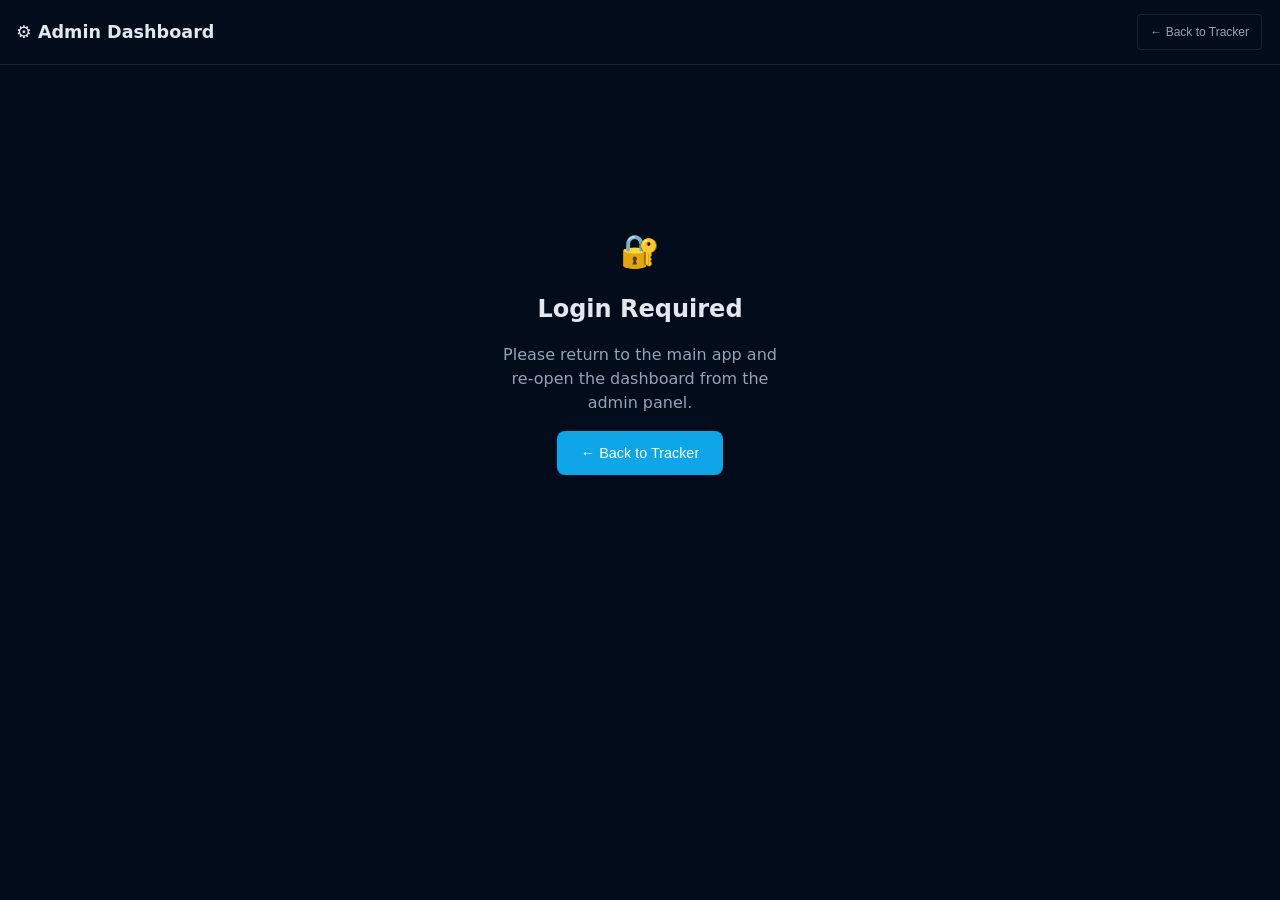
<file: admin/index.html>
<!DOCTYPE html>
<html lang="en">
<head>
    <meta charset="UTF-8">
    <!-- Allow pinch-zoom for accessibility (WCAG 2.1) — removed maximum-scale=1.0 -->
    <meta name="viewport" content="width=device-width, initial-scale=1.0, viewport-fit=cover">
    <!--
      Content Security Policy — locks down what scripts, styles, and network
      requests this page can do. With zero inline event handlers in our markup
      we could go stricter, but the page itself ships ONE inline JS block so
      'unsafe-inline' is still required for script-src. If you ever externalise
      that block into admin.js, drop 'unsafe-inline' from script-src and add
      a hash or nonce instead.

      Notes on what's NOT in this meta tag:
      - frame-ancestors: browsers ignore it from <meta>; we use a JS fallback
        below to break out of any iframe instead.
      - frame-src/sandbox: we don't load any iframes, so they don't apply.

      cloudflareinsights.com is allowed because Cloudflare auto-injects its
      analytics beacon on traffic routed through the Worker. If you disable
      "Web Analytics" in your Cloudflare dashboard, you can remove that entry.
    -->
    <meta http-equiv="Content-Security-Policy" content="
        default-src 'none';
        script-src 'self' 'unsafe-inline' https://static.cloudflareinsights.com;
        style-src 'self' 'unsafe-inline';
        connect-src 'self' https://cloudflareinsights.com;
        img-src 'self' data:;
        font-src 'self';
        base-uri 'none';
        form-action 'none';
        object-src 'none';
    ">
    <meta name="referrer" content="no-referrer">
    <meta http-equiv="X-Content-Type-Options" content="nosniff">
    <title>VesselTracker Admin</title>
    <style>
        :root {
            --bg-main: #020c1a;
            --bg-card: #0a1628;
            --bg-elevated: #111d32;
            --text-main: #e2e8f0;
            --text-soft: #94a3b8;
            --accent: #0ea5e9;
            --accent-soft: rgba(14,165,233,.15);
            --danger: #ef4444;
            --success: #10b981;
            --warning: #f59e0b;
            --border: rgba(148,163,184,.15);
            --sans: system-ui, -apple-system, sans-serif;
        }
        * { box-sizing: border-box; margin: 0; padding: 0; }
        html, body { -webkit-text-size-adjust: 100%; }
        body {
            background: var(--bg-main);
            color: var(--text-main);
            font-family: var(--sans);
            line-height: 1.5;
            min-height: 100vh;
            /* Respect iOS safe area on notched phones */
            padding-bottom: env(safe-area-inset-bottom);
        }
        .admin-tabs { display: flex; gap: 8px; margin-bottom: 16px; flex-wrap: wrap; }
        .admin-tab {
            padding: 10px 16px; border-radius: 8px; cursor: pointer;
            background: var(--bg-card); color: var(--text-soft);
            border: 1px solid var(--border); transition: all .15s;
            font-size: .8rem; font-weight: 500; flex: 1 1 auto;
            min-height: 44px; /* touch-target */
            display: inline-flex; align-items: center; justify-content: center;
        }
        .admin-tab:hover { background: var(--bg-elevated); color: var(--text-main); }
        .admin-tab.active { background: var(--accent); color: #fff; border-color: var(--accent); }
        .admin-table { width: 100%; border-collapse: collapse; font-size: .8rem; }
        .admin-table th {
            text-align: left; padding: 10px 8px;
            border-bottom: 2px solid var(--border); color: var(--text-soft); font-weight: 600;
        }
        .admin-table td { padding: 10px 8px; border-bottom: 1px solid var(--border); vertical-align: middle; }
        .admin-table input[type="checkbox"] { width: 18px; height: 18px; accent-color: var(--accent); cursor: pointer; }
        .badge { display: inline-block; padding: 2px 7px; border-radius: 10px; font-size: .65rem; }
        .action-btn {
            background: none; border: 1px solid var(--border); border-radius: 4px;
            color: var(--text-soft); cursor: pointer; padding: 8px 12px;
            font-size: .75rem; margin: 2px; min-height: 36px; min-width: 36px;
            transition: all .15s;
        }
        .action-btn:hover { opacity: .8; }
        .action-btn.danger { color: var(--danger); border-color: var(--danger); }
        .action-btn.success { color: var(--success); border-color: var(--success); }
        .btn {
            display: inline-block; padding: 12px 22px; border-radius: 6px;
            border: none; cursor: pointer; font-size: .85rem; font-weight: 500;
            min-height: 44px; transition: opacity .15s;
        }
        .btn:hover { opacity: .85; }
        .btn-primary { background: var(--accent); color: #fff; }
        .btn-secondary { background: var(--bg-elevated); color: var(--text-main); }
        .modal {
            position: fixed; top: 0; left: 0; width: 100%; height: 100%;
            background: rgba(0,0,0,.6); display: flex; align-items: center; justify-content: center;
            z-index: 9999; padding: 12px;
            animation: modal-fade-in .12s ease-out;
        }
        @keyframes modal-fade-in { from { opacity: 0; } to { opacity: 1; } }
        .modal-inner {
            background: var(--bg-card); padding: 20px; border-radius: 12px;
            max-width: 500px; width: 100%; color: var(--text-main);
            max-height: calc(100vh - 24px); overflow-y: auto;
            -webkit-overflow-scrolling: touch;
        }
        .modal-inner h3 { margin: 0 0 12px; font-size: .95rem; }
        .modal-inner label { display: block; font-size: .75rem; color: var(--text-soft); margin: 10px 0 4px; }
        /* Apply only to text/select/textarea — NOT checkboxes/radios.
           Without :not() filters, checkboxes inherit width:100%/min-height:44px
           and become absurdly large. */
        .modal-inner input:not([type="checkbox"]):not([type="radio"]),
        .modal-inner select,
        .modal-inner textarea {
            width: 100%; background: var(--bg-elevated); border: 1px solid var(--border);
            border-radius: 6px; padding: 10px; color: var(--text-main); font-size: .85rem;
            min-height: 44px; /* touch target */
            font-family: inherit;
        }
        .modal-inner input[type="checkbox"], .modal-inner input[type="radio"] {
            width: 18px; height: 18px; min-height: 0; padding: 0;
            accent-color: var(--accent); cursor: pointer;
            vertical-align: middle; flex-shrink: 0;
        }
        .modal-inner textarea { min-height: 88px; resize: vertical; }
        .modal-inner input:focus, .modal-inner select:focus, .modal-inner textarea:focus {
            outline: none; border-color: var(--accent); box-shadow: 0 0 0 2px var(--accent-soft);
        }
        .login-prompt {
            display: flex; flex-direction: column; align-items: center; justify-content: center;
            min-height: 60vh; text-align: center; gap: 1rem; padding: 16px;
        }
        select, textarea {
            background: var(--bg-elevated); border: 1px solid var(--border);
            border-radius: 6px; padding: 10px; color: var(--text-main); font-size: .85rem;
            font-family: inherit;
        }
        textarea { width: 100%; resize: vertical; }
        /* Visual cues for the Fleet tab */
        .sanc-badge {
            display: inline-block; padding: 1px 6px; border-radius: 8px;
            font-size: .6rem; font-weight: 700; letter-spacing: .03em;
            background: rgba(255,69,0,.15); color: #ff6b35; border: 1px solid rgba(255,69,0,.4);
            margin-left: 6px; vertical-align: middle;
        }
        .stale-dot {
            display: inline-block; width: 8px; height: 8px; border-radius: 50%;
            margin-right: 6px; vertical-align: middle;
        }
        .stale-dot.fresh { background: var(--success); }
        .stale-dot.warn  { background: var(--warning); }
        .stale-dot.stale { background: var(--danger); }
        .stale-dot.none  { background: var(--text-soft); opacity: .4; }
        .failures-card {
            background: var(--bg-elevated); border: 1px solid rgba(239,68,68,.25);
            border-radius: 8px; padding: 10px 12px; margin-bottom: 14px;
        }
        .failures-card .title {
            font-weight: 700; font-size: .8rem; color: var(--danger); margin-bottom: 6px;
        }
        .failures-row {
            display: flex; align-items: center; gap: 10px;
            padding: 5px 0; border-bottom: 1px solid var(--border); font-size: .73rem;
        }
        .failures-row:last-child { border-bottom: none; }
        .failures-row .imo  { font-weight: 600; color: var(--text-main); min-width: 70px; }
        .failures-row .name { flex: 1; color: var(--text-soft); white-space: nowrap; overflow: hidden; text-overflow: ellipsis; }
        .failures-row .cnt  { color: var(--danger); font-weight: 600; }
        /* Handoff tab */
        .handoff-pill {
            display: inline-block; padding: 2px 8px; border-radius: 10px;
            font-size: .65rem; font-weight: 600; letter-spacing: .02em;
        }
        .handoff-pill.pending  { background: rgba(245,158,11,.18); color: var(--warning); border: 1px solid rgba(245,158,11,.4); }
        .handoff-pill.accepted { background: rgba(16,185,129,.18); color: var(--success); border: 1px solid rgba(16,185,129,.4); }
        .handoff-pill.declined { background: rgba(239,68,68,.18);  color: var(--danger);  border: 1px solid rgba(239,68,68,.4); }
        .handoff-type {
            display: inline-block; padding: 1px 7px; border-radius: 4px;
            font-size: .62rem; font-weight: 700; letter-spacing: .04em;
            background: var(--bg-elevated); border: 1px solid var(--border); color: var(--text-soft);
        }
        .handoff-type.sof     { color: #38bdf8; border-color: rgba(56,189,248,.4); }
        .handoff-type.dossier { color: #c084fc; border-color: rgba(192,132,252,.4); }
        .filter-chip {
            display: inline-block; padding: 4px 10px; border-radius: 16px;
            border: 1px solid var(--border); background: var(--bg-elevated);
            color: var(--text-soft); font-size: .7rem; cursor: pointer;
            margin-right: 6px; margin-bottom: 6px; transition: all .12s;
        }
        .filter-chip:hover  { border-color: var(--accent); }
        .filter-chip.active { background: var(--accent); color: #fff; border-color: var(--accent); }
        .handoff-detail {
            background: var(--bg-elevated); border: 1px solid var(--border);
            border-radius: 8px; padding: 12px;
            font-size: .73rem; color: var(--text-main);
            max-height: 60vh; overflow-y: auto;
        }
        .handoff-detail .kv { display: flex; gap: 10px; padding: 4px 0; border-bottom: 1px solid var(--border); }
        .handoff-detail .kv:last-child { border-bottom: none; }
        .handoff-detail .kv .k { font-weight: 600; color: var(--text-soft); min-width: 130px; }
        .handoff-detail .kv .v { flex: 1; word-break: break-word; }
        .handoff-detail pre {
            background: var(--bg-card); border-radius: 4px; padding: 6px 8px;
            font-size: .68rem; overflow-x: auto; color: var(--text-soft);
            white-space: pre-wrap; max-height: 200px; overflow-y: auto;
        }
        .handoff-detail .ops-table {
            width: 100%; border-collapse: collapse; margin-top: 4px; font-size: .68rem;
        }
        .handoff-detail .ops-table th, .handoff-detail .ops-table td {
            padding: 3px 6px; border: 1px solid var(--border); text-align: left;
        }
        .handoff-detail .ops-table th { background: var(--bg-card); color: var(--text-soft); }
        /* ─── Mobile responsive (≤640px) ──────────────────────────── */
        @media (max-width: 640px) {
            #mainContent { padding: 8px !important; }
            .admin-tabs { gap: 4px; margin-bottom: 12px; }
            .admin-tab {
                padding: 8px 10px; font-size: .72rem;
                /* Each tab gets exactly half the row */
                flex: 1 1 calc(50% - 4px); min-width: 0;
                white-space: nowrap; overflow: hidden; text-overflow: ellipsis;
            }
            .admin-table { font-size: .7rem; }
            .admin-table th, .admin-table td { padding: 7px 4px; }
            .admin-table th { font-size: .6rem; letter-spacing: .03em; }
            /* Stat boxes — 3-up on phones, not 6-up */
            .stat-grid { display: grid; grid-template-columns: repeat(3, 1fr); gap: 6px; }
            .stat-grid .stat-box { min-width: 0 !important; padding: 8px 4px !important; }
            .stat-grid .stat-box > div:first-child { font-size: 1rem !important; }
            .stat-grid .stat-box > div:last-child { font-size: .55rem !important; }
            /* Modals fill the screen edge-to-edge */
            .modal { padding: 6px; align-items: flex-end; }
            .modal-inner {
                max-width: 100%; max-height: 92vh;
                border-radius: 16px 16px 0 0;
                animation: modal-slide-up .18s ease-out;
            }
            @keyframes modal-slide-up { from { transform: translateY(100%); } to { transform: translateY(0); } }
            .modal-inner h3 { font-size: 1rem; }
            /* Chip filters — wider tap zone */
            .filter-chip { padding: 8px 14px; font-size: .73rem; }
            /* Action buttons inside tables — stack vertically when many */
            .admin-table td .action-btn { padding: 6px 8px; font-size: .68rem; margin: 2px; }
            /* Hide non-essential columns on narrow screens */
            .hide-mobile { display: none !important; }
            /* Header */
            .admin-header { flex-direction: column; align-items: stretch !important; gap: 8px; }
            .admin-header .header-label { display: none; } /* "Admin Dashboard" text hides */
            /* Failures rows wrap better */
            .failures-row { flex-wrap: wrap; }
            .failures-row .name { min-width: 0; flex-basis: 100%; order: 3; padding-left: 78px; }
            /* Bigger handoff detail */
            .handoff-detail { font-size: .8rem; }
            .handoff-detail .kv .k { min-width: 100px; }
        }
        /* ─── Tablet (641–960px) — slightly relaxed ──────────────── */
        @media (min-width: 641px) and (max-width: 960px) {
            .stat-grid { display: grid; grid-template-columns: repeat(3, 1fr); gap: 8px; }
        }
    </style>
</head>
<body>
    <div id="app">
        <div class="admin-header" style="padding:12px 16px;display:flex;justify-content:space-between;align-items:center;border-bottom:1px solid var(--border);gap:8px;">
            <h1 style="margin:0;font-size:1.1rem;">⚙️ Admin Dashboard</h1>
            <button id="backToTracker" class="action-btn">← Back to Tracker</button>
        </div>
        <div style="padding:16px;" id="mainContent">
            <div style="padding:40px;text-align:center;color:var(--text-soft);">Initialising…</div>
        </div>
        <div id="adminToasts" style="position:fixed;bottom:12px;right:12px;z-index:9999;max-width:90vw;"></div>
    </div>

    <script>
    // ── CLICKJACKING PROTECTION (replaces meta frame-ancestors) ────────
    // If this page is loaded inside any iframe, immediately break out of it
    // by redirecting the top-most window to our URL. This prevents an
    // attacker from embedding the admin page inside a malicious site that
    // overlays invisible buttons to trick the admin into clicking them.
    if (window.top !== window.self) {
        try {
            window.top.location.href = window.self.location.href;
        } catch (_) {
            // Cross-origin top — just hide everything as a fallback
            document.documentElement.style.display = 'none';
        }
    }
    </script>
    <script>
    (function() {
        // Wire the back button (no inline onclick → safer with strict CSP)
        var backBtn = document.getElementById('backToTracker');
        if (backBtn) backBtn.addEventListener('click', function(){ window.location.href = '../'; });

        // ── CONFIG & GLOBALS ─────────────────────────────────────────
        // Token is handed off via sessionStorage by admin.js (NOT in URL —
        // URL params leak in browser history, server logs, and Referer headers).
        // Backwards-compat: still accept ?token=… so existing bookmarks work,
        // but immediately migrate it into sessionStorage and strip from URL.
        var token = null;
        try {
            var urlParams = new URLSearchParams(window.location.search);
            var legacyToken = urlParams.get('token');
            if (legacyToken) {
                sessionStorage.setItem('vt_admin_token', legacyToken);
                sessionStorage.setItem('vt_admin_token_ts', String(Date.now()));
                // Strip token from the URL bar so it doesn't get bookmarked/shared
                history.replaceState(null, '', window.location.pathname);
            }
            token = sessionStorage.getItem('vt_admin_token');
            // Token expires after 1 hour of inactivity in this tab
            var ts = parseInt(sessionStorage.getItem('vt_admin_token_ts') || '0', 10);
            if (token && ts && Date.now() - ts > 60 * 60 * 1000) {
                sessionStorage.removeItem('vt_admin_token');
                sessionStorage.removeItem('vt_admin_token_ts');
                token = null;
            }
        } catch(e) { console.error('sessionStorage error:', e); }

        var mainEl = document.getElementById('mainContent');

        function showLoginPrompt(reason) {
            // Even though `reason` only takes hardcoded values today, escaping
            // it here is a cheap safety net for future callers.
            mainEl.innerHTML = '<div class="login-prompt">'
                + '<div style="font-size:2rem;">🔐</div>'
                + '<h2>' + escSafe(reason || 'Login Required') + '</h2>'
                + '<p style="color:var(--text-soft);max-width:300px;">Please return to the main app and re-open the dashboard from the admin panel.</p>'
                + '<button id="loginBackBtn" style="padding:12px 24px;font-size:.9rem;border-radius:8px;background:var(--accent);color:#fff;border:none;cursor:pointer;min-height:44px;">← Back to Tracker</button>'
                + '</div>';
            var b = document.getElementById('loginBackBtn');
            if (b) b.addEventListener('click', function(){ window.location.href = '../'; });
        }
        // Tiny escape used before `esc()` is defined further down. Inlined to
        // avoid a forward-reference issue.
        function escSafe(s) {
            if (!s) return '';
            return String(s).replace(/&/g,'&amp;').replace(/</g,'&lt;').replace(/>/g,'&gt;').replace(/"/g,'&quot;').replace(/'/g,'&#39;');
        }

        if (!token) {
            showLoginPrompt('Login Required');
            return;
        }

        window.CONFIG = { WORKER_URL: '/api' };
        window.S = { currentUser: { access_token: token } };

        // ── UTILITIES ────────────────────────────────────────────────
        function esc(s) {
            if (!s) return '';
            return String(s).replace(/&/g,'&amp;').replace(/</g,'&lt;').replace(/>/g,'&gt;').replace(/"/g,'&quot;').replace(/'/g,'&#39;');
        }
        function validateIMO(imo) {
            if (!/^\d{7}$/.test(imo)) return false;
            var d = imo.split('').map(Number);
            return d[6] === d.slice(0,6).reduce(function(s,dd,i){ return s+dd*(7-i); },0) % 10;
        }
        async function api(url, options, timeout) {
            timeout = timeout || 8000;
            var ctrl = new AbortController();
            var id = setTimeout(function(){ ctrl.abort(); }, timeout);
            try {
                var r = await fetch(url, Object.assign({}, options, { signal: ctrl.signal }));
                clearTimeout(id);
                return r;
            } catch(e) { clearTimeout(id); throw e; }
        }
        function showToast(msg, type) {
            var container = document.getElementById('adminToasts');
            if (!container) return;
            var toast = document.createElement('div');
            var color = type === 'danger' ? 'var(--danger)' : type === 'success' ? 'var(--success)' : 'var(--text-main)';
            toast.style.cssText = 'background:var(--bg-card);border:1px solid '+color+';border-radius:8px;padding:10px 14px;margin:4px 0;font-size:.8rem;color:'+color+';box-shadow:0 2px 8px rgba(0,0,0,.3);max-width:90vw;';
            // textContent (NOT innerHTML) so any user-controlled string in `msg`
            // is rendered as text, not HTML — bulletproof against XSS in toasts.
            toast.textContent = msg;
            container.appendChild(toast);
            setTimeout(function(){ toast.remove(); }, 3500);
        }

        // ── MODAL HELPERS ────────────────────────────────────────────
        // Wires ESC-to-close and backdrop-click-to-close on every modal we
        // insert. Centralised so we only have to think about it once.
        function wireModalClose(modalId) {
            var m = document.getElementById(modalId);
            if (!m) return;
            // Click on backdrop (the .modal element itself, not inner) closes
            m.addEventListener('click', function(ev) {
                if (ev.target === m) m.remove();
            });
            // ESC closes whichever modal is topmost
            var escHandler = function(ev) {
                if (ev.key === 'Escape') {
                    var still = document.getElementById(modalId);
                    if (still) {
                        still.remove();
                        document.removeEventListener('keydown', escHandler);
                    }
                }
            };
            document.addEventListener('keydown', escHandler);
            // If something else removes the modal, drop our listener too
            var observer = new MutationObserver(function() {
                if (!document.getElementById(modalId)) {
                    document.removeEventListener('keydown', escHandler);
                    observer.disconnect();
                }
            });
            observer.observe(document.body, { childList: true, subtree: false });
        }

        // ── STATE ────────────────────────────────────────────────────
        var allUsers = [];
        var allVessels = [];
        var allFailures = [];     // [{ imo, count, name, trackers }]
        var allHandoffs = [];     // [{ id, type, from_username, to_username, imo, vessel_name, status, created_at, responded_at, notes, ... }]
        var handoffStats = null;  // { total, sof, dossier, pending, accepted, declined }
        var handoffFilter = 'all'; // 'all' | 'sof' | 'dossier' | 'pending' | 'accepted' | 'declined'
        var serverTime = null;    // ISO string sent by /admin/full-data
        var currentTab = 'fleet';

        // ── HELPERS ──────────────────────────────────────────────────
        // Vessels older than 6h are red, 1–6h yellow, fresh green.
        // Returns { cls, label, hoursAgo } or null when there's no timestamp.
        function staleness(updatedAtIso) {
            if (!updatedAtIso) return { cls: 'none', label: '—', hoursAgo: null };
            var now = serverTime ? new Date(serverTime).getTime() : Date.now();
            var t = new Date(updatedAtIso).getTime();
            if (isNaN(t)) return { cls: 'none', label: '—', hoursAgo: null };
            var h = (now - t) / 3600000;
            var cls = h > 6 ? 'stale' : h > 1 ? 'warn' : 'fresh';
            var label = h < 1
                ? Math.max(0, Math.round(h * 60)) + 'm ago'
                : h < 24 ? Math.round(h) + 'h ago'
                : Math.round(h / 24) + 'd ago';
            return { cls: cls, label: label, hoursAgo: h };
        }

        // Plain relative timestamp — "3h ago", "2d ago", "never". Used for
        // last-login and handoff dates where we don't want a coloured dot.
        function formatRelative(iso) {
            if (!iso) return 'never';
            var t = new Date(iso).getTime();
            if (isNaN(t)) return '—';
            var now = serverTime ? new Date(serverTime).getTime() : Date.now();
            var diff = (now - t) / 1000;
            if (diff < 60)         return Math.max(1, Math.round(diff)) + 's ago';
            if (diff < 3600)       return Math.round(diff / 60) + 'm ago';
            if (diff < 86400)      return Math.round(diff / 3600) + 'h ago';
            if (diff < 86400 * 30) return Math.round(diff / 86400) + 'd ago';
            return new Date(iso).toLocaleDateString('en-GB', { year: 'numeric', month: 'short', day: '2-digit' });
        }

        function formatAbsolute(iso) {
            if (!iso) return '—';
            var d = new Date(iso); if (isNaN(d.getTime())) return '—';
            return d.toLocaleString('en-GB', { day:'2-digit', month:'short', year:'numeric', hour:'2-digit', minute:'2-digit' });
        }

        // ── API LOAD ─────────────────────────────────────────────────
        async function loadData() {
            showToast('Loading data…', 'info');
            try {
                var res = await api(
                    window.CONFIG.WORKER_URL + '/admin/full-data',
                    { headers: { Authorization: 'Bearer ' + token } },
                    15000
                );
                if (res.status === 401 || res.status === 403) {
                    // Token is invalid or user lost admin rights — clear and re-prompt
                    try {
                        sessionStorage.removeItem('vt_admin_token');
                        sessionStorage.removeItem('vt_admin_token_ts');
                    } catch(_) {}
                    showLoginPrompt(res.status === 403 ? 'Forbidden' : 'Session Expired');
                    return false;
                }
                if (!res.ok) throw new Error('HTTP ' + res.status);
                var data = await res.json();
                allUsers = data.users || [];
                allVessels = data.vessels || [];
                allFailures = data.failures || [];
                serverTime = data.server_time || null;
                showToast('Data loaded', 'success');
                return true;
            } catch(e) {
                showToast('Error: ' + e.message, 'danger');
                return false;
            }
        }

        // ── TAB SWITCHING ────────────────────────────────────────────
        async function switchTab(tabId) {
            currentTab = tabId;
            document.querySelectorAll('.admin-tab').forEach(function(b) {
                b.classList.toggle('active', b.getAttribute('data-id') === tabId);
            });
            document.getElementById('tabContent').innerHTML = '<div style="padding:20px;text-align:center;color:var(--text-soft);">Loading…</div>';
            if (!allUsers.length) {
                var ok = await loadData();
                if (!ok) return;
            }
            renderTabContent();
        }

        function renderTabContent() {
            var cnt = document.getElementById('tabContent');
            if (currentTab === 'fleet') renderFleetTab(cnt);
            else if (currentTab === 'bulk') renderBulkTab(cnt);
            else if (currentTab === 'users') renderUsersTab(cnt);
            else if (currentTab === 'handoffs') renderHandoffsTab(cnt);
        }

        // ── FLEET TAB ────────────────────────────────────────────────
        function renderFleetTab(cnt) {
            var totalVessels = allVessels.length;
            var trackingUsers = allVessels.reduce(function(acc, v) { return acc + (v.tracking_users ? v.tracking_users.length : 0); }, 0);
            var sanctionedCount = allVessels.filter(function(v){ return v.sanctioned; }).length;
            var staleCount      = allVessels.filter(function(v){ var s = staleness(v.updated_at); return s.cls === 'stale'; }).length;
            var failuresCount   = allFailures.length;

            // Stat row — six small KPIs. stat-grid + stat-box classes are
            // styled in the mobile media query to rearrange to 3-up.
            var statsHtml = '<div class="stat-grid" style="display:flex;gap:8px;margin-bottom:14px;flex-wrap:wrap;">' +
                '<div class="stat-box" style="flex:1;min-width:90px;background:var(--bg-elevated);border-radius:8px;padding:8px;text-align:center;">' +
                    '<div style="font-size:1.2rem;font-weight:700;">'+totalVessels+'</div><div style="font-size:.62rem;color:var(--text-soft);">Vessels</div></div>' +
                '<div class="stat-box" style="flex:1;min-width:90px;background:var(--bg-elevated);border-radius:8px;padding:8px;text-align:center;">' +
                    '<div style="font-size:1.2rem;font-weight:700;">'+trackingUsers+'</div><div style="font-size:.62rem;color:var(--text-soft);">Trackings</div></div>' +
                '<div class="stat-box" style="flex:1;min-width:90px;background:var(--bg-elevated);border-radius:8px;padding:8px;text-align:center;">' +
                    '<div style="font-size:1.2rem;font-weight:700;">'+allUsers.length+'</div><div style="font-size:.62rem;color:var(--text-soft);">Users</div></div>' +
                '<div class="stat-box" style="flex:1;min-width:90px;background:var(--bg-elevated);border-radius:8px;padding:8px;text-align:center;'
                    +(sanctionedCount?'border:1px solid rgba(255,69,0,.4);':'')+'">' +
                    '<div style="font-size:1.2rem;font-weight:700;color:'+(sanctionedCount?'#ff6b35':'var(--text-main)')+';">'+sanctionedCount+'</div>' +
                    '<div style="font-size:.62rem;color:var(--text-soft);">🚨 Sanctioned</div></div>' +
                '<div class="stat-box" style="flex:1;min-width:90px;background:var(--bg-elevated);border-radius:8px;padding:8px;text-align:center;'
                    +(staleCount?'border:1px solid rgba(239,68,68,.4);':'')+'">' +
                    '<div style="font-size:1.2rem;font-weight:700;color:'+(staleCount?'var(--danger)':'var(--text-main)')+';">'+staleCount+'</div>' +
                    '<div style="font-size:.62rem;color:var(--text-soft);">Stale &gt;6h</div></div>' +
                '<div class="stat-box" style="flex:1;min-width:90px;background:var(--bg-elevated);border-radius:8px;padding:8px;text-align:center;'
                    +(failuresCount?'border:1px solid rgba(239,68,68,.4);':'')+'">' +
                    '<div style="font-size:1.2rem;font-weight:700;color:'+(failuresCount?'var(--danger)':'var(--text-main)')+';">'+failuresCount+'</div>' +
                    '<div style="font-size:.62rem;color:var(--text-soft);">Scrape Fails</div></div>' +
                '</div>';

            // Failure card — only shown if there are any flapping IMOs
            var failuresHtml = '';
            if (allFailures.length) {
                var rowsHtml = allFailures.slice(0, 25).map(function(f){
                    var trackerStr = (f.trackers && f.trackers.length) ? f.trackers.map(esc).join(', ') : '<em style="color:var(--text-soft);opacity:.7;">untracked</em>';
                    return '<div class="failures-row">' +
                        '<span class="imo">'+esc(f.imo)+'</span>' +
                        '<span class="name">'+esc(f.name)+'</span>' +
                        '<span class="cnt" title="Consecutive scrape failures">'+f.count+' fail'+(f.count===1?'':'s')+'</span>' +
                        '<span style="color:var(--text-soft);font-size:.68rem;max-width:160px;white-space:nowrap;overflow:hidden;text-overflow:ellipsis;">'+trackerStr+'</span>' +
                        '</div>';
                }).join('');
                var moreHtml = allFailures.length > 25
                    ? '<div style="margin-top:6px;font-size:.68rem;color:var(--text-soft);">+ '+(allFailures.length - 25)+' more…</div>' : '';
                failuresHtml = '<div class="failures-card">' +
                    '<div class="title">⚠️ Scraper failures (' + allFailures.length + ')</div>' +
                    rowsHtml + moreHtml +
                    '</div>';
            }

            // Vessel table — sanction badge + freshness dot + tooltip
            var tableHtml = '<div style="overflow-x:auto;">' +
                '<table class="admin-table"><thead><tr>' +
                    '<th><input type="checkbox" id="fleetCheckAll" title="Select all"></th>' +
                    '<th>IMO</th><th>Vessel</th><th>Flag</th><th>Status</th>' +
                    '<th>Last AIS</th><th>Tracked by</th><th></th>' +
                '</tr></thead><tbody>' +
                allVessels.map(function(v) {
                    var s = staleness(v.updated_at);
                    var sancBadge = v.sanctioned
                        ? '<span class="sanc-badge" title="'+esc((v.sanction_lists||[]).join(' · '))+'">🚨 SANC</span>'
                        : '';
                    var usersStr = (v.tracking_users || []).map(function(u){ return esc(u.username); }).join(', ') || '<em style="color:var(--text-soft);opacity:.7;">—</em>';
                    return '<tr'+(v.sanctioned?' style="background:rgba(255,69,0,.04);"':'')+'>' +
                        '<td><input type="checkbox" class="fleet-check" data-imo="'+esc(String(v.imo))+'"></td>' +
                        '<td>'+esc(v.imo)+'</td>' +
                        '<td>'+esc(v.name || 'IMO '+v.imo)+sancBadge+'</td>' +
                        '<td>'+esc(v.flag || '—')+'</td>' +
                        '<td>'+esc(v.status || 'PENDING')+'</td>' +
                        '<td><span class="stale-dot '+s.cls+'" title="Last AIS update"></span>'+esc(s.label)+'</td>' +
                        '<td>'+usersStr+'</td>' +
                        '<td><button class="action-btn danger js-remove-vessel" data-imo="'+esc(String(v.imo))+'" title="Remove from ALL trackers">✕</button></td>' +
                    '</tr>';
                }).join('') +
                '</tbody></table></div>' +
                '<div style="margin-top:10px;"><button class="action-btn danger js-bulk-remove">🗑 Remove Selected</button></div>';

            cnt.innerHTML = statsHtml + failuresHtml + tableHtml;

            // Delegated event listeners — no inline onclick anywhere
            var checkAll = document.getElementById('fleetCheckAll');
            if (checkAll) {
                checkAll.addEventListener('change', function() {
                    document.querySelectorAll('.fleet-check').forEach(function(c){ c.checked = checkAll.checked; });
                });
            }
            cnt.addEventListener('click', function(ev) {
                var rm = ev.target.closest('.js-remove-vessel');
                if (rm) { window._removeGlobal(rm.getAttribute('data-imo')); return; }
                var bulk = ev.target.closest('.js-bulk-remove');
                if (bulk) { window._bulkRemove(); }
            });

            window._removeGlobal = async function(imo) {
                if (!/^\d{7}$/.test(String(imo))) { showToast('Invalid IMO format.', 'warning'); return; }
                if (!confirm('Remove IMO ' + imo + ' from ALL users?')) return;
                try {
                    var res = await api(window.CONFIG.WORKER_URL + '/admin/fleet/bulk-remove', {
                        method: 'POST', headers: { 'Content-Type': 'application/json', Authorization: 'Bearer ' + token },
                        body: JSON.stringify({ admin_token: token, imos: [imo] })
                    });
                    if (!res.ok) throw new Error('Failed');
                    showToast('IMO ' + imo + ' removed', 'success');
                    await loadData();
                    switchTab('fleet');
                } catch(e) { showToast('Error: ' + e.message, 'danger'); }
            };
            window._bulkRemove = async function() {
                var checks = document.querySelectorAll('.fleet-check:checked');
                // Sanitise client-side too — only valid 7-digit IMOs are sent
                var imos = Array.from(checks)
                    .map(function(c){ return c.dataset.imo; })
                    .filter(function(i){ return /^\d{7}$/.test(String(i)); });
                if (!imos.length) { showToast('No vessels selected.', 'warning'); return; }
                if (imos.length > 100) { showToast('Max 100 at a time.', 'warning'); return; }
                if (!confirm('Remove ' + imos.length + ' vessel(s) from ALL users?')) return;
                try {
                    var res = await api(window.CONFIG.WORKER_URL + '/admin/fleet/bulk-remove', {
                        method: 'POST', headers: { 'Content-Type': 'application/json', Authorization: 'Bearer ' + token },
                        body: JSON.stringify({ admin_token: token, imos: imos })
                    }, 20000);
                    if (!res.ok) throw new Error('Failed');
                    showToast(imos.length + ' vessel(s) removed', 'success');
                    await loadData();
                    switchTab('fleet');
                } catch(e) { showToast('Error: ' + e.message, 'danger'); }
            };
        }

        // ── BULK ADD TAB ─────────────────────────────────────────────
        function renderBulkTab(cnt) {
            // Sort users alphabetically for usability with many users
            var sortedUsers = allUsers.slice().sort(function(a, b) {
                return (a.username || '').localeCompare(b.username || '');
            });
            var opts = sortedUsers.map(function(u){
                return '<option value="'+esc(String(u.id))+'">'+esc(u.username)+'</option>';
            }).join('');
            cnt.innerHTML = '<h3 style="margin-bottom:10px;">Add Vessels to a User in Bulk</h3>' +
                '<div style="background:var(--bg-elevated);border-radius:8px;padding:14px;">' +
                '<label>Select user:</label>' +
                '<select id="bulkUser" style="width:100%;margin-bottom:10px;">'+opts+'</select>' +
                '<label>Paste IMOs <span style="color:var(--text-soft);font-weight:normal;">(one per line or comma-separated, max 200)</span></label>' +
                // maxlength prevents pathological pastes from freezing the page
                '<textarea id="bulkImo" rows="6" maxlength="20000" placeholder="9123456&#10;9876543&#10;…"></textarea>' +
                '<div style="display:flex;gap:8px;margin-top:12px;align-items:center;flex-wrap:wrap;">' +
                    '<button class="btn btn-primary js-bulk-add">Add Vessels</button>' +
                    '<span id="bulkCount" style="font-size:.72rem;color:var(--text-soft);"></span>' +
                '</div>' +
                '<div id="bulkResult" style="margin-top:10px;font-size:.78rem;"></div></div>';

            // Live IMO counter as the admin pastes
            var ta = document.getElementById('bulkImo');
            var counter = document.getElementById('bulkCount');
            function recount() {
                if (!ta || !counter) return;
                var found = ta.value.split(/[,\n\s]+/).filter(function(s){ return /^\d{7}$/.test(s.trim()); });
                counter.textContent = found.length ? '✓ ' + found.length + ' valid IMO' + (found.length === 1 ? '' : 's') + ' detected' : '';
                counter.style.color = found.length > 200 ? 'var(--warning)' : 'var(--text-soft)';
            }
            if (ta) ta.addEventListener('input', recount);

            // Delegated click for the Add button
            cnt.addEventListener('click', function(ev) {
                if (ev.target.closest('.js-bulk-add')) window._bulkAdd();
            });

            window._bulkAdd = async function() {
                var userId = document.getElementById('bulkUser').value;
                var raw = document.getElementById('bulkImo').value;
                if (!userId) { showToast('Pick a user first.', 'warning'); return; }
                if (raw.length > 20000) { showToast('Input too large.', 'danger'); return; }

                // Dedupe + validate format
                var imos = [...new Set(
                    raw.split(/[,\n\s]+/)
                       .map(function(s){ return s.trim(); })
                       .filter(function(s){ return /^\d{7}$/.test(s); })
                )];
                if (!imos.length) { showToast('No valid IMOs found.', 'warning'); return; }
                if (imos.length > 200) { showToast('Max 200 IMOs at once. Got ' + imos.length + '.', 'warning'); return; }

                // Checksum validation (catches typos before the round-trip)
                var invalid = imos.filter(function(i){ return !validateIMO(i); });
                if (invalid.length) {
                    showToast(invalid.length + ' IMO(s) fail checksum: ' + invalid.slice(0, 5).join(', ') + (invalid.length > 5 ? '…' : ''), 'danger');
                    return;
                }

                var resultEl = document.getElementById('bulkResult');
                if (resultEl) { resultEl.textContent = 'Sending…'; resultEl.style.color = 'var(--text-soft)'; }
                try {
                    var res = await api(window.CONFIG.WORKER_URL + '/admin/fleet/bulk-add', {
                        method: 'POST', headers: { 'Content-Type': 'application/json', Authorization: 'Bearer ' + token },
                        body: JSON.stringify({ admin_token: token, user_id: userId, imos: imos })
                    }, 30000);
                    var data = await res.json();
                    if (!res.ok) throw new Error(data.error || 'Request failed');
                    document.getElementById('bulkImo').value = '';
                    if (counter) counter.textContent = '';
                    // textContent — never innerHTML — so server-controlled values are inert
                    if (resultEl) {
                        resultEl.textContent = '✅ ' + (data.added||0) + ' added, ' + (data.skipped||0) + ' skipped.';
                        resultEl.style.color = 'var(--success)';
                    }
                    showToast('Bulk add complete', 'success');
                } catch(e) {
                    if (resultEl) {
                        resultEl.textContent = 'Error: ' + e.message;
                        resultEl.style.color = 'var(--danger)';
                    }
                    showToast('Bulk add failed', 'danger');
                }
            };
        }

        // ── USERS TAB ────────────────────────────────────────────────
        function renderUsersTab(cnt) {
            cnt.innerHTML =
                '<button class="btn btn-primary js-add-user" style="margin-bottom:12px;">+ Add New User</button>' +
                '<div style="overflow-x:auto;"><table class="admin-table"><thead><tr>' +
                    '<th>Username</th>' +
                    '<th>Last Login</th>' +
                    '<th class="hide-mobile">Fleet</th>' +
                    '<th class="hide-mobile">CallMeBot</th>' +
                    '<th>Status</th>' +
                    '<th>Actions</th>' +
                '</tr></thead><tbody>' +
                allUsers.map(function(u) {
                    var badge = u.is_frozen ? '<span class="badge" style="background:rgba(239,68,68,.2);color:var(--danger);">Frozen</span>' :
                        (!u.can_add_vessels ? '<span class="badge" style="background:rgba(245,158,11,.2);color:var(--warning);">Ban Add</span>' : '<span class="badge" style="background:rgba(34,197,94,.2);color:var(--success);">Active</span>');
                    var lastLoginCell = u.last_login_at
                        ? '<span title="' + esc(formatAbsolute(u.last_login_at)) + '">' + esc(formatRelative(u.last_login_at)) + '</span>'
                        : '<span style="color:var(--text-soft);opacity:.6;" title="Has not logged in since this column existed">never</span>';
                    var safeId = esc(String(u.id));
                    return '<tr>' +
                        '<td>'+esc(u.username)+'</td>' +
                        '<td>'+lastLoginCell+'</td>' +
                        '<td class="hide-mobile">'+(u.vessels ? u.vessels.length : 0)+'</td>' +
                        '<td class="hide-mobile">'+(u.callmebot_enabled ? 'ON' : 'OFF')+'</td>' +
                        '<td>'+badge+'</td>' +
                        '<td>' +
                            '<button class="action-btn '+(u.is_frozen?'success':'danger')+' js-user-action" '
                                +'data-action="freeze" data-uid="'+safeId+'" data-current="'+(!!u.is_frozen)+'">'
                                +(u.is_frozen?'Unfreeze':'Freeze')+'</button> ' +
                            '<button class="action-btn '+(u.can_add_vessels?'danger':'success')+' js-user-action" '
                                +'data-action="ban" data-uid="'+safeId+'" data-current="'+(!!u.can_add_vessels)+'">'
                                +(u.can_add_vessels?'Ban':'Allow')+'</button> ' +
                            '<button class="action-btn js-user-action" data-action="edit" data-uid="'+safeId+'" title="Edit">✏️</button> ' +
                            '<button class="action-btn danger js-user-action" data-action="delete" data-uid="'+safeId+'" title="Delete">🗑</button>' +
                        '</td></tr>';
                }).join('') + '</tbody></table></div>';

            // Single delegated listener for the entire tab — bulletproof & cheap
            cnt.addEventListener('click', function(ev) {
                var addBtn = ev.target.closest('.js-add-user');
                if (addBtn) { window._addUserModal(); return; }
                var btn = ev.target.closest('.js-user-action');
                if (!btn) return;
                var act  = btn.getAttribute('data-action');
                var uid  = btn.getAttribute('data-uid');
                var curr = btn.getAttribute('data-current') === 'true';
                if (act === 'freeze') window._toggleFreeze(uid, curr);
                if (act === 'ban')    window._toggleBan(uid, curr);
                if (act === 'edit')   window._editUser(uid);
                if (act === 'delete') window._deleteUser(uid);
            });

            window._toggleFreeze = async function(uid, current) {
                if (!confirm((current?'Unfreeze':'Freeze')+' this user?')) return;
                // Optimistic update — flip the local flag immediately and
                // re-render just this tab. Saves ~500ms-5s of /admin/full-data
                // round-trip. We roll back if the server call fails.
                var u = allUsers.find(function(x){ return x.id === uid; });
                if (u) u.is_frozen = !current;
                renderUsersTab(document.getElementById('tabContent'));
                try {
                    var res = await api(window.CONFIG.WORKER_URL + '/admin/user/status', {
                        method: 'POST',
                        headers: { 'Content-Type': 'application/json', Authorization: 'Bearer ' + token },
                        body: JSON.stringify({ admin_token: token, user_id: uid, is_frozen: !current })
                    });
                    if (!res.ok) throw new Error('Failed');
                    showToast('Status updated', 'success');
                } catch(e) {
                    // Roll back the optimistic update
                    if (u) u.is_frozen = current;
                    renderUsersTab(document.getElementById('tabContent'));
                    showToast(e.message, 'danger');
                }
            };
            window._toggleBan = async function(uid, current) {
                if (!confirm((current?'Ban':'Allow')+' adding vessels?')) return;
                var u = allUsers.find(function(x){ return x.id === uid; });
                if (u) u.can_add_vessels = !current;
                renderUsersTab(document.getElementById('tabContent'));
                try {
                    var res = await api(window.CONFIG.WORKER_URL + '/admin/user/status', {
                        method: 'POST',
                        headers: { 'Content-Type': 'application/json', Authorization: 'Bearer ' + token },
                        body: JSON.stringify({ admin_token: token, user_id: uid, can_add_vessels: !current })
                    });
                    if (!res.ok) throw new Error('Failed');
                    showToast('Status updated', 'success');
                } catch(e) {
                    if (u) u.can_add_vessels = current;
                    renderUsersTab(document.getElementById('tabContent'));
                    showToast(e.message, 'danger');
                }
            };
            window._editUser = function(uid) {
                var u = allUsers.find(function(x){ return x.id === uid; });
                if (!u) return;
                var m = document.getElementById('userEditModal');
                if (m) m.remove();
                document.body.insertAdjacentHTML('beforeend',
                    '<div class="modal" id="userEditModal"><div class="modal-inner">' +
                    '<h3>Edit '+esc(u.username)+'</h3>' +
                    '<label>Phone</label><input id="euPhone" maxlength="32" value="'+esc(u.callmebot_phone||'')+'">' +
                    '<label>API Key</label><input id="euApikey" maxlength="64" value="'+esc(u.callmebot_apikey||'')+'">' +
                    '<label>CallMeBot</label><select id="euCm"><option value="true" '+(u.callmebot_enabled?'selected':'')+'>ON</option><option value="false" '+(!u.callmebot_enabled?'selected':'')+'>OFF</option></select>' +
                    '<label>New PIN (optional)</label><input id="euPin" type="password" inputmode="numeric" autocomplete="new-password" pattern="\\d{4,6}" minlength="4" maxlength="6">' +
                    '<div style="margin-top:14px;display:flex;gap:8px;justify-content:flex-end;">' +
                    '<button class="btn btn-secondary" data-action="cancel-edit">Cancel</button>' +
                    '<button class="btn btn-primary" data-action="save-edit" data-uid="'+esc(uid)+'">Save</button>' +
                    '</div></div></div>');
                // Wire actions via delegation — no inline JS, no onclick attrs
                var modal = document.getElementById('userEditModal');
                modal.addEventListener('click', function(ev) {
                    var btn = ev.target.closest('button[data-action]'); if (!btn) return;
                    var act = btn.getAttribute('data-action');
                    if (act === 'cancel-edit') { modal.remove(); return; }
                    if (act === 'save-edit')   { window._saveEdit(btn.getAttribute('data-uid')); }
                });
                wireModalClose('userEditModal');
            };
            window._saveEdit = async function(uid) {
                var phone = document.getElementById('euPhone').value.trim();
                var apikey = document.getElementById('euApikey').value.trim();
                var cm = document.getElementById('euCm').value === 'true';
                var pin = document.getElementById('euPin').value.trim();
                try {
                    var res = await api(window.CONFIG.WORKER_URL + '/admin/user/update', {
                        method: 'POST',
                        headers: { 'Content-Type': 'application/json', Authorization: 'Bearer ' + token },
                        body: JSON.stringify({ admin_token: token, user_id: uid, callmebot_phone: phone, callmebot_apikey: apikey, callmebot_enabled: cm })
                    });
                    if (!res.ok) throw new Error('Settings update failed');
                    if (pin && /^\d{4,6}$/.test(pin)) {
                        res = await api(window.CONFIG.WORKER_URL + '/admin/user/pin', {
                            method: 'POST',
                            headers: { 'Content-Type': 'application/json', Authorization: 'Bearer ' + token },
                            body: JSON.stringify({ admin_token: token, user_id: uid, new_pin: pin })
                        });
                        if (!res.ok) throw new Error('PIN reset failed');
                    }
                    var m = document.getElementById('userEditModal'); if (m) m.remove();
                    showToast('User updated', 'success');
                    await loadData(); switchTab('users');
                } catch(e) { showToast(e.message, 'danger'); }
            };
            window._deleteUser = async function(uid) {
                var u = allUsers.find(function(x){ return x.id === uid; });
                if (!u) return;
                var typed = prompt('This will DELETE user "' + u.username + '" and all their tracked vessels. This cannot be undone.\n\nType the username to confirm:');
                if (typed === null) return;          // cancelled
                if (typed.trim() !== u.username) {
                    showToast('Username did not match — deletion cancelled.', 'warning');
                    return;
                }
                try {
                    var res = await api(window.CONFIG.WORKER_URL + '/admin/user/delete', {
                        method: 'POST',
                        headers: { 'Content-Type': 'application/json', Authorization: 'Bearer ' + token },
                        body: JSON.stringify({ admin_token: token, user_id: uid })
                    });
                    if (!res.ok) {
                        var err = await res.json().catch(function(){ return {}; });
                        throw new Error(err.error || 'Failed');
                    }
                    showToast('User deleted', 'success');
                    await loadData(); switchTab('users');
                } catch(e) { showToast(e.message, 'danger'); }
            };
            window._addUserModal = function() {
                var m = document.getElementById('addUserModal'); if (m) m.remove();
                document.body.insertAdjacentHTML('beforeend',
                    '<div class="modal" id="addUserModal"><div class="modal-inner"><h3>New User</h3>' +
                    '<label>Username</label>' +
                    '<input id="nuName" placeholder="3-32 chars, letters/digits/underscore" maxlength="32" autocomplete="off" spellcheck="false">' +
                    '<label>PIN (4-6 digits)</label>' +
                    '<input id="nuPin" type="password" inputmode="numeric" autocomplete="new-password" pattern="\\d{4,6}" minlength="4" maxlength="6" placeholder="••••">' +
                    '<div style="margin-top:14px;display:flex;gap:8px;justify-content:flex-end;">' +
                    '<button class="btn btn-secondary" data-action="cancel-create">Cancel</button>' +
                    '<button class="btn btn-primary" data-action="create-user">Create</button>' +
                    '</div></div></div>');
                var modal = document.getElementById('addUserModal');
                modal.addEventListener('click', function(ev) {
                    var btn = ev.target.closest('button[data-action]'); if (!btn) return;
                    var act = btn.getAttribute('data-action');
                    if (act === 'cancel-create') { modal.remove(); return; }
                    if (act === 'create-user')   { window._createUser(); }
                });
                wireModalClose('addUserModal');
                // Auto-focus the first field
                setTimeout(function(){ var f = document.getElementById('nuName'); if (f) f.focus(); }, 60);
            };
            window._createUser = async function() {
                var name = document.getElementById('nuName').value.trim();
                var pin  = document.getElementById('nuPin').value.trim();
                // Stricter validation than before — match the worker's regex
                if (!/^[a-zA-Z0-9_]{3,32}$/.test(name)) {
                    showToast('Username: 3-32 chars, letters/digits/underscore only.', 'warning'); return;
                }
                if (!/^\d{4,6}$/.test(pin)) {
                    showToast('PIN must be 4-6 digits.', 'warning'); return;
                }
                try {
                    var res = await api(window.CONFIG.WORKER_URL + '/admin/user/create', {
                        method: 'POST',
                        headers: { 'Content-Type': 'application/json', Authorization: 'Bearer ' + token },
                        body: JSON.stringify({ admin_token: token, username: name, pin: pin })
                    });
                    if (!res.ok) { var e = await res.json().catch(function(){ return {}; }); throw new Error(e.error||'Creation failed'); }
                    var m = document.getElementById('addUserModal'); if (m) m.remove();
                    showToast('User created', 'success');
                    await loadData(); switchTab('users');
                } catch(e) { showToast(e.message, 'danger'); }
            };
        }

        // ── HANDOFFS TAB ─────────────────────────────────────────────
        // Lazy-loads on first switch — handoff data is its own endpoint
        // (/admin/handoffs) so it doesn't bloat the initial dashboard payload.
        async function renderHandoffsTab(cnt) {
            cnt.innerHTML = '<div style="padding:20px;text-align:center;color:var(--text-soft);">Loading handoffs…</div>';

            // Always re-fetch when the tab is opened so the admin sees current state
            try {
                var res = await api(window.CONFIG.WORKER_URL + '/admin/handoffs',
                    { headers: { Authorization: 'Bearer ' + token } }, 15000);
                if (res.status === 401 || res.status === 403) {
                    showLoginPrompt(res.status === 403 ? 'Forbidden' : 'Session Expired');
                    return;
                }
                if (!res.ok) throw new Error('HTTP ' + res.status);
                var data = await res.json();
                allHandoffs  = data.handoffs || [];
                handoffStats = data.stats || null;
            } catch(e) {
                cnt.innerHTML = '<div style="padding:20px;color:var(--danger);">Failed to load handoffs: ' + esc(e.message) + '</div>';
                return;
            }

            paintHandoffs(cnt);
        }

        function paintHandoffs(cnt) {
            var s = handoffStats || { total:0, sof:0, dossier:0, pending:0, accepted:0, declined:0 };

            // Top stats row — stat-grid class so mobile media query rearranges to 3-up
            var statsHtml = '<div class="stat-grid" style="display:flex;gap:8px;margin-bottom:12px;flex-wrap:wrap;">' +
                '<div class="stat-box" style="flex:1;min-width:90px;background:var(--bg-elevated);border-radius:8px;padding:8px;text-align:center;">' +
                    '<div style="font-size:1.2rem;font-weight:700;">'+s.total+'</div><div style="font-size:.62rem;color:var(--text-soft);">Total</div></div>' +
                '<div class="stat-box" style="flex:1;min-width:90px;background:var(--bg-elevated);border-radius:8px;padding:8px;text-align:center;">' +
                    '<div style="font-size:1.2rem;font-weight:700;color:#38bdf8;">'+s.sof+'</div><div style="font-size:.62rem;color:var(--text-soft);">SOF</div></div>' +
                '<div class="stat-box" style="flex:1;min-width:90px;background:var(--bg-elevated);border-radius:8px;padding:8px;text-align:center;">' +
                    '<div style="font-size:1.2rem;font-weight:700;color:#c084fc;">'+s.dossier+'</div><div style="font-size:.62rem;color:var(--text-soft);">Dossier</div></div>' +
                '<div class="stat-box" style="flex:1;min-width:90px;background:var(--bg-elevated);border-radius:8px;padding:8px;text-align:center;">' +
                    '<div style="font-size:1.2rem;font-weight:700;color:var(--warning);">'+s.pending+'</div><div style="font-size:.62rem;color:var(--text-soft);">Pending</div></div>' +
                '<div class="stat-box" style="flex:1;min-width:90px;background:var(--bg-elevated);border-radius:8px;padding:8px;text-align:center;">' +
                    '<div style="font-size:1.2rem;font-weight:700;color:var(--success);">'+s.accepted+'</div><div style="font-size:.62rem;color:var(--text-soft);">Accepted</div></div>' +
                '<div class="stat-box" style="flex:1;min-width:90px;background:var(--bg-elevated);border-radius:8px;padding:8px;text-align:center;">' +
                    '<div style="font-size:1.2rem;font-weight:700;color:var(--danger);">'+s.declined+'</div><div style="font-size:.62rem;color:var(--text-soft);">Declined</div></div>' +
                '</div>';

            // Filter chips — all / sof / dossier / pending / accepted / declined.
            // No inline onclick — delegated below.
            var chips = [
                { id: 'all',      label: 'All ('+s.total+')' },
                { id: 'sof',      label: 'SOF ('+s.sof+')' },
                { id: 'dossier',  label: 'Dossier ('+s.dossier+')' },
                { id: 'pending',  label: 'Pending ('+s.pending+')' },
                { id: 'accepted', label: 'Accepted ('+s.accepted+')' },
                { id: 'declined', label: 'Declined ('+s.declined+')' }
            ];
            var chipsHtml = '<div style="margin-bottom:10px;display:flex;flex-wrap:wrap;align-items:center;">' +
                chips.map(function(c){
                    return '<button class="filter-chip ' + (handoffFilter === c.id ? 'active' : '') + '" '
                         + 'data-filter-id="' + esc(c.id) + '">' + esc(c.label) + '</button>';
                }).join('') +
                '<button class="filter-chip js-handoff-refresh" style="margin-left:auto;">🔄 Refresh</button>' +
                '</div>';

            // Apply filter
            var filtered = allHandoffs.filter(function(h) {
                if (handoffFilter === 'all') return true;
                if (handoffFilter === 'sof' || handoffFilter === 'dossier') return h.type === handoffFilter;
                return h.status === handoffFilter; // pending/accepted/declined
            });

            var tableHtml;
            if (!filtered.length) {
                tableHtml = '<div style="padding:30px;text-align:center;color:var(--text-soft);font-size:.78rem;">No handoffs match this filter.</div>';
            } else {
                tableHtml = '<div style="overflow-x:auto;">' +
                    '<table class="admin-table"><thead><tr>' +
                        '<th>Type</th><th>Date sent</th><th>From → To</th><th>Vessel</th>' +
                        '<th>Status</th><th>Responded</th><th></th>' +
                    '</tr></thead><tbody>' +
                    filtered.map(function(h) {
                        // Whitelist server-supplied values used as class names
                        // — even though we control the worker, defence-in-depth
                        // means we never paste arbitrary strings into class="…".
                        var safeType   = (h.type === 'sof' || h.type === 'dossier') ? h.type : 'sof';
                        var safeStatus = (h.status === 'pending' || h.status === 'accepted' || h.status === 'declined') ? h.status : 'pending';
                        var notesAttr = h.notes ? ' title="' + esc(h.notes) + '"' : '';
                        return '<tr' + notesAttr + '>' +
                            '<td><span class="handoff-type ' + safeType + '">' + safeType.toUpperCase() + '</span></td>' +
                            '<td><span title="' + esc(formatAbsolute(h.created_at)) + '">' + esc(formatRelative(h.created_at)) + '</span></td>' +
                            '<td>' + esc(h.from_username || '?') + ' → <strong>' + esc(h.to_username || '?') + '</strong></td>' +
                            '<td>' + esc(h.vessel_name || '') + ' <span style="color:var(--text-soft);">(' + esc(h.imo) + ')</span></td>' +
                            '<td><span class="handoff-pill ' + safeStatus + '">' + safeStatus.toUpperCase() + '</span></td>' +
                            '<td>' + (h.responded_at
                                ? '<span title="' + esc(formatAbsolute(h.responded_at)) + '">' + esc(formatRelative(h.responded_at)) + '</span>'
                                : '<span style="color:var(--text-soft);opacity:.5;">—</span>') + '</td>' +
                            '<td><button class="action-btn js-view-handoff" data-handoff-type="' + safeType + '" data-handoff-id="' + esc(String(h.id)) + '" title="View full content">👁 View</button></td>' +
                        '</tr>';
                    }).join('') +
                    '</tbody></table></div>';
            }

            cnt.innerHTML = statsHtml + chipsHtml + tableHtml;

            // ONE delegated listener handles every button in the tab — chips,
            // refresh, and view. Cheaper than N listeners and bulletproof
            // against re-renders.
            cnt.addEventListener('click', function(ev) {
                var view = ev.target.closest('.js-view-handoff');
                if (view) {
                    window._viewHandoff(view.getAttribute('data-handoff-type'), view.getAttribute('data-handoff-id'));
                    return;
                }
                var refresh = ev.target.closest('.js-handoff-refresh');
                if (refresh) { window._reloadHandoffs(); return; }
                var chip = ev.target.closest('button[data-filter-id]');
                if (chip) { window._setHandoffFilter(chip.getAttribute('data-filter-id')); }
            });
        }

        window._setHandoffFilter = function(id) {
            handoffFilter = id;
            paintHandoffs(document.getElementById('tabContent'));
        };

        window._reloadHandoffs = function() {
            renderHandoffsTab(document.getElementById('tabContent'));
        };

        window._viewHandoff = async function(type, id) {
            try {
                // Open modal placeholder immediately so the admin gets visual feedback
                var existing = document.getElementById('handoffViewModal');
                if (existing) existing.remove();
                document.body.insertAdjacentHTML('beforeend',
                    '<div class="modal" id="handoffViewModal">' +
                    '<div class="modal-inner" style="max-width:640px;">' +
                    '<h3>Loading…</h3>' +
                    '<div class="handoff-detail" id="handoffDetailBody">'
                    + '<div style="padding:20px;text-align:center;color:var(--text-soft);">Fetching handoff…</div></div>' +
                    '<div style="margin-top:12px;text-align:right;">' +
                    '<button class="btn btn-secondary" data-action="close-handoff">Close</button>' +
                    '</div></div></div>');
                wireModalClose('handoffViewModal');
                var hvm = document.getElementById('handoffViewModal');
                if (hvm) {
                    hvm.addEventListener('click', function(ev){
                        var btn = ev.target.closest('button[data-action="close-handoff"]');
                        if (btn) hvm.remove();
                    });
                }
            } catch(e) {
                // If the modal can't be inserted (extremely unusual), fall back to a toast
                console.error('[_viewHandoff] modal insertion failed:', e);
                showToast('Could not open handoff view: ' + e.message, 'danger');
                return;
            }

            // The handoff list (allHandoffs) already has everything except draft_data.
            // We pre-populate the modal from it so the user sees something even if
            // the worker route isn't deployed yet.
            var fallback = (allHandoffs || []).find(function(h) {
                return h.type === type && String(h.id) === String(id);
            });
            if (fallback) {
                paintHandoffModal(Object.assign({}, fallback, { _partial: true }));
            }

            try {
                var res = await api(window.CONFIG.WORKER_URL + '/admin/handoff/' + type + '/' + id,
                    { headers: { Authorization: 'Bearer ' + token } }, 10000);

                if (res.status === 404) {
                    // Two sub-cases — the route exists but the row is gone, OR the
                    // route doesn't exist on the worker yet. Both arrive as 404; we
                    // tell them apart by the response shape (our route returns
                    // {error:'Handoff not found'}, the default returns {error:'Not found'}).
                    var errBody = await res.json().catch(function(){ return {}; });
                    var routeMissing = errBody.error === 'Not found';
                    if (routeMissing && fallback) {
                        // We already painted the partial — append a hint banner.
                        var bodyEl = document.getElementById('handoffDetailBody');
                        if (bodyEl) {
                            bodyEl.insertAdjacentHTML('afterbegin',
                                '<div style="background:rgba(245,158,11,.15);border:1px solid rgba(245,158,11,.4);'
                                + 'border-radius:6px;padding:8px 10px;margin-bottom:10px;font-size:.7rem;color:var(--warning);">'
                                + '⚠️ Worker route not deployed yet — showing partial data from list. '
                                + 'Redeploy <code>Cloudflare_worker.js</code> to see <code>draft_data</code>.</div>');
                        }
                        return;
                    }
                    // Row really doesn't exist
                    var body1 = document.getElementById('handoffDetailBody');
                    if (body1) body1.innerHTML = '<div style="color:var(--danger);padding:10px;">Handoff #' + esc(String(id)) + ' not found in database.</div>';
                    return;
                }

                if (!res.ok) {
                    var err = await res.json().catch(function(){ return {}; });
                    throw new Error(err.error || 'HTTP ' + res.status);
                }
                var data = await res.json();
                paintHandoffModal(data.handoff);
            } catch(e) {
                console.error('[_viewHandoff] fetch failed:', e);
                var body2 = document.getElementById('handoffDetailBody');
                if (body2) body2.innerHTML = '<div style="color:var(--danger);padding:10px;">' + esc(e.message) + '</div>';
            }
        };

        // Paint the modal contents — pulled out so the fallback path can reuse it.
        function paintHandoffModal(h) {
            var modal = document.getElementById('handoffViewModal');
            if (!modal) return;
            var hd = modal.querySelector('h3');
            if (hd) hd.innerHTML =
                '<span class="handoff-type ' + h.type + '">' + h.type.toUpperCase() + '</span> '
                + esc(h.vessel_name || ('IMO ' + h.imo))
                + ' <span class="handoff-pill ' + h.status + '" style="margin-left:6px;">' + h.status + '</span>';
            var body = document.getElementById('handoffDetailBody');
            if (body) body.innerHTML = renderHandoffDetail(h);
        }

        // Render the handoff body — generic for both SOF and dossier.
        // SOF draft_data is a flat-ish object with the form fields the user
        // had filled in; dossier has port/templates. We render top-level
        // primitive keys as KV rows, arrays of objects as small tables, and
        // anything else as a compact JSON dump.
        function renderHandoffDetail(h) {
            var meta = '';
            meta += '<div class="kv"><div class="k">From</div><div class="v">'+esc(h.from_username||'?')+'</div></div>';
            meta += '<div class="kv"><div class="k">To</div><div class="v">'+esc(h.to_username||'?')+'</div></div>';
            meta += '<div class="kv"><div class="k">IMO</div><div class="v">'+esc(h.imo||'')+'</div></div>';
            meta += '<div class="kv"><div class="k">Vessel</div><div class="v">'+esc(h.vessel_name||'')+'</div></div>';
            meta += '<div class="kv"><div class="k">Sent</div><div class="v">'+esc(formatAbsolute(h.created_at))+' ('+esc(formatRelative(h.created_at))+')</div></div>';
            if (h.responded_at) {
                meta += '<div class="kv"><div class="k">Responded</div><div class="v">'+esc(formatAbsolute(h.responded_at))+' ('+esc(formatRelative(h.responded_at))+')</div></div>';
            }
            if (h.notes) {
                meta += '<div class="kv"><div class="k">Notes</div><div class="v" style="white-space:pre-wrap;">'+esc(h.notes)+'</div></div>';
            }

            var dd = h.draft_data;
            if (!dd || typeof dd !== 'object') {
                return meta + '<div style="margin-top:10px;color:var(--text-soft);font-style:italic;">No draft data.</div>';
            }

            var body = '<div style="margin-top:12px;font-weight:600;color:var(--text-soft);font-size:.7rem;text-transform:uppercase;letter-spacing:.05em;">Draft contents</div>';
            for (var key in dd) {
                if (!Object.prototype.hasOwnProperty.call(dd, key)) continue;
                var v = dd[key];
                if (v === null || v === undefined || v === '') continue;
                body += '<div class="kv"><div class="k">'+esc(key)+'</div><div class="v">'+renderHandoffValue(v)+'</div></div>';
            }
            return meta + body;
        }

        function renderHandoffValue(v) {
            if (v === null || v === undefined) return '<span style="color:var(--text-soft);">—</span>';
            if (typeof v === 'boolean') return v ? '✓ yes' : '✗ no';
            if (typeof v === 'number')  return esc(String(v));
            if (typeof v === 'string')  return esc(v).replace(/\n/g, '<br>');

            if (Array.isArray(v)) {
                if (!v.length) return '<span style="color:var(--text-soft);">empty</span>';
                // Array of plain objects → compact table
                if (typeof v[0] === 'object' && v[0] !== null && !Array.isArray(v[0])) {
                    var keys = Array.from(v.reduce(function(acc, row){
                        Object.keys(row || {}).forEach(function(k){ acc.add(k); });
                        return acc;
                    }, new Set()));
                    if (keys.length && keys.length <= 8) {
                        var html = '<table class="ops-table"><thead><tr>' +
                            keys.map(function(k){ return '<th>'+esc(k)+'</th>'; }).join('') +
                            '</tr></thead><tbody>' +
                            v.map(function(row){
                                return '<tr>' + keys.map(function(k){
                                    var cell = row && row[k] != null ? row[k] : '';
                                    return '<td>'+esc(typeof cell === 'object' ? JSON.stringify(cell) : String(cell))+'</td>';
                                }).join('') + '</tr>';
                            }).join('') +
                            '</tbody></table>';
                        return html;
                    }
                }
                // Plain array (strings, numbers, mixed)
                return v.map(function(item){
                    return typeof item === 'object'
                        ? '<code>'+esc(JSON.stringify(item))+'</code>'
                        : esc(String(item));
                }).join(', ');
            }

            // Object → JSON dump
            try { return '<pre>'+esc(JSON.stringify(v, null, 2))+'</pre>'; }
            catch(_) { return '<span style="color:var(--text-soft);">[unserialisable]</span>'; }
        }

        // ── BROADCAST PUSH NOTIFICATIONS ─────────────────────────────
        // Three recipient modes: All (everyone with a push subscription),
        // Active (allUsers minus frozen — uses already-loaded list, no extra query),
        // or Select (checklist of all users).
        window._broadcastModal = function() {
            var existing = document.getElementById('broadcastModal');
            if (existing) existing.remove();

            // We need allUsers loaded for the Active and Select modes. If the
            // admin opens broadcast before /admin/full-data has returned, prompt.
            if (!allUsers || !allUsers.length) {
                showToast('User list not loaded yet. Try again in a second.', 'warning');
                return;
            }

            var userCheckboxes = allUsers.map(function(u) {
                var label = esc(u.username);
                if (u.is_frozen) label += ' <span style="color:var(--danger);font-size:.65rem;">(frozen)</span>';
                else if (!u.can_add_vessels) label += ' <span style="color:var(--warning);font-size:.65rem;">(restricted)</span>';
                return '<label style="display:flex;align-items:center;gap:6px;font-size:.73rem;padding:3px 0;cursor:pointer;">' +
                    '<input type="checkbox" class="bc-user-check" value="' + esc(u.id) + '"> ' + label +
                '</label>';
            }).join('');

            document.body.insertAdjacentHTML('beforeend',
                '<div class="modal" id="broadcastModal">' +
                '<div class="modal-inner" style="max-width:520px;">' +
                    '<h3>📢 Broadcast Push Notification</h3>' +
                    '<label>Recipients</label>' +
                    '<select id="bcRecipients">' +
                        '<option value="all">All users (with push subscription)</option>' +
                        '<option value="active">Active users only (skip frozen)</option>' +
                        '<option value="selected">Select users…</option>' +
                    '</select>' +

                    '<div id="bcUserList" style="display:none;max-height:200px;overflow-y:auto;border:1px solid var(--border);' +
                        'border-radius:6px;padding:8px;background:var(--bg-elevated);margin-top:6px;">' +
                        '<div style="display:flex;gap:8px;margin-bottom:6px;padding-bottom:6px;border-bottom:1px solid var(--border);">' +
                            '<button class="action-btn" data-bc-action="select-all" style="flex:1;">Select all</button>' +
                            '<button class="action-btn" data-bc-action="clear-all" style="flex:1;">Clear</button>' +
                        '</div>' +
                        userCheckboxes +
                    '</div>' +

                    '<label style="margin-top:10px;">Title <span style="color:var(--text-soft);font-weight:normal;">(max 80)</span></label>' +
                    '<input id="bcTitle" maxlength="80" placeholder="🚢 Quick update">' +

                    '<label style="margin-top:6px;">Message <span style="color:var(--text-soft);font-weight:normal;">(max 500)</span></label>' +
                    '<textarea id="bcMsg" rows="4" maxlength="500" placeholder="Your announcement…"></textarea>' +

                    '<div style="margin-top:14px;display:flex;gap:8px;justify-content:flex-end;">' +
                        '<button class="btn btn-secondary" data-bc-action="cancel">Cancel</button>' +
                        '<button class="btn btn-primary" data-bc-action="send">📤 Send</button>' +
                    '</div>' +
                '</div></div>');

            // Delegated event handlers — replaces all the old inline onclick
            var bcModal = document.getElementById('broadcastModal');
            bcModal.addEventListener('click', function(ev) {
                var btn = ev.target.closest('button[data-bc-action]'); if (!btn) return;
                var act = btn.getAttribute('data-bc-action');
                if (act === 'cancel')     { bcModal.remove(); return; }
                if (act === 'select-all') { window._bcSelectAll(true);  return; }
                if (act === 'clear-all')  { window._bcSelectAll(false); return; }
                if (act === 'send')       { window._sendBroadcast(); }
            });
            // Listen on the dropdown via change event (avoids inline onchange)
            var bcSel = document.getElementById('bcRecipients');
            if (bcSel) bcSel.addEventListener('change', window._bcToggleUserList);
            wireModalClose('broadcastModal');
        };

        window._bcToggleUserList = function() {
            var sel = document.getElementById('bcRecipients');
            var list = document.getElementById('bcUserList');
            if (sel && list) list.style.display = sel.value === 'selected' ? 'block' : 'none';
        };

        window._bcSelectAll = function(state) {
            document.querySelectorAll('.bc-user-check').forEach(function(c) { c.checked = !!state; });
        };

        window._sendBroadcast = async function() {
            var titleEl = document.getElementById('bcTitle');
            var msgEl   = document.getElementById('bcMsg');
            var modeEl  = document.getElementById('bcRecipients');
            if (!titleEl || !msgEl || !modeEl) return;

            var title = titleEl.value.trim();
            var msg   = msgEl.value.trim();
            var mode  = modeEl.value;
            if (!title || !msg) { showToast('Title and message are required.', 'warning'); return; }

            var userIds = null;
            var recipientLabel = '';
            if (mode === 'selected') {
                var checks = document.querySelectorAll('.bc-user-check:checked');
                userIds = Array.from(checks).map(function(c) { return c.value; });
                if (!userIds.length) { showToast('Select at least one user, or change recipients.', 'warning'); return; }
                recipientLabel = userIds.length + ' selected user' + (userIds.length === 1 ? '' : 's');
            } else if (mode === 'active') {
                userIds = (allUsers || []).filter(function(u) { return !u.is_frozen; }).map(function(u) { return u.id; });
                if (!userIds.length) { showToast('No active users to broadcast to.', 'warning'); return; }
                recipientLabel = userIds.length + ' active user' + (userIds.length === 1 ? '' : 's');
            } else {
                recipientLabel = 'all users with push enabled';
            }

            if (!confirm('Send "' + title + '" to ' + recipientLabel + '?')) return;

            // Disable buttons during send so the admin can't double-fire
            var sendBtn = Array.from(document.querySelectorAll('#broadcastModal button')).find(function(b){ return /Send/.test(b.textContent); });
            if (sendBtn) { sendBtn.disabled = true; sendBtn.textContent = 'Sending…'; }

            try {
                var body = { title: title, message: msg };
                if (userIds) body.user_ids = userIds;
                var res = await api(window.CONFIG.WORKER_URL + '/admin/broadcast', {
                    method: 'POST',
                    headers: { 'Content-Type': 'application/json', Authorization: 'Bearer ' + token },
                    body: JSON.stringify(body),
                }, 30000);
                if (!res.ok) {
                    var err = await res.json().catch(function(){ return {}; });
                    throw new Error(err.error || 'HTTP ' + res.status);
                }
                var data = await res.json();
                var modal = document.getElementById('broadcastModal');
                if (modal) modal.remove();
                if (data.users_count === 0) {
                    showToast('Sent to 0 users — no one has push enabled.', 'warning');
                } else {
                    var summary = '✅ Reached ' + data.users_count + ' user' + (data.users_count === 1 ? '' : 's')
                                + ' (' + data.sent + ' delivered'
                                + (data.failed ? ', ' + data.failed + ' failed' : '') + ')';
                    showToast(summary, 'success');
                }
            } catch(e) {
                console.error('[broadcast] failed:', e);
                showToast('Broadcast failed: ' + e.message, 'danger');
                if (sendBtn) { sendBtn.disabled = false; sendBtn.textContent = '📤 Send'; }
            }
        };

        // ── INIT ─────────────────────────────────────────────────────
        mainEl.innerHTML =
            '<div class="admin-header" style="display:flex;justify-content:space-between;align-items:center;gap:8px;margin-bottom:10px;flex-wrap:wrap;">' +
                '<div class="header-label" style="font-size:.78rem;color:var(--text-soft);">Admin Dashboard</div>' +
                '<button id="broadcastBtn" class="btn btn-primary" style="padding:10px 16px;font-size:.8rem;">📢 Broadcast</button>' +
            '</div>' +
            '<div class="admin-tabs" id="tabs" role="tablist"></div>' +
            '<div id="tabContent"><div style="padding:20px;text-align:center;color:var(--text-soft);">Loading…</div></div>';
        // Wire the broadcast button via addEventListener (no inline onclick)
        var bcBtn = document.getElementById('broadcastBtn');
        if (bcBtn) bcBtn.addEventListener('click', function(){ window._broadcastModal(); });

        var tabDefs = [
            { id:'fleet',    label:'🚢 Fleet Manager' },
            { id:'bulk',     label:'📥 Bulk Add' },
            { id:'users',    label:'👥 User Manager' },
            { id:'handoffs', label:'📋 Handoffs' }
        ];
        var tabsEl = document.getElementById('tabs');
        tabDefs.forEach(function(t) {
            var b = document.createElement('button');
            b.className = 'admin-tab';
            b.setAttribute('data-id', t.id);
            b.setAttribute('role', 'tab');
            b.setAttribute('type', 'button');
            b.textContent = t.label;
            b.addEventListener('click', function(){ switchTab(t.id); });
            tabsEl.appendChild(b);
        });

        loadData().then(function(ok){ if (ok) switchTab('fleet'); });
    })();
    </script>
</body>
</html>
</file>
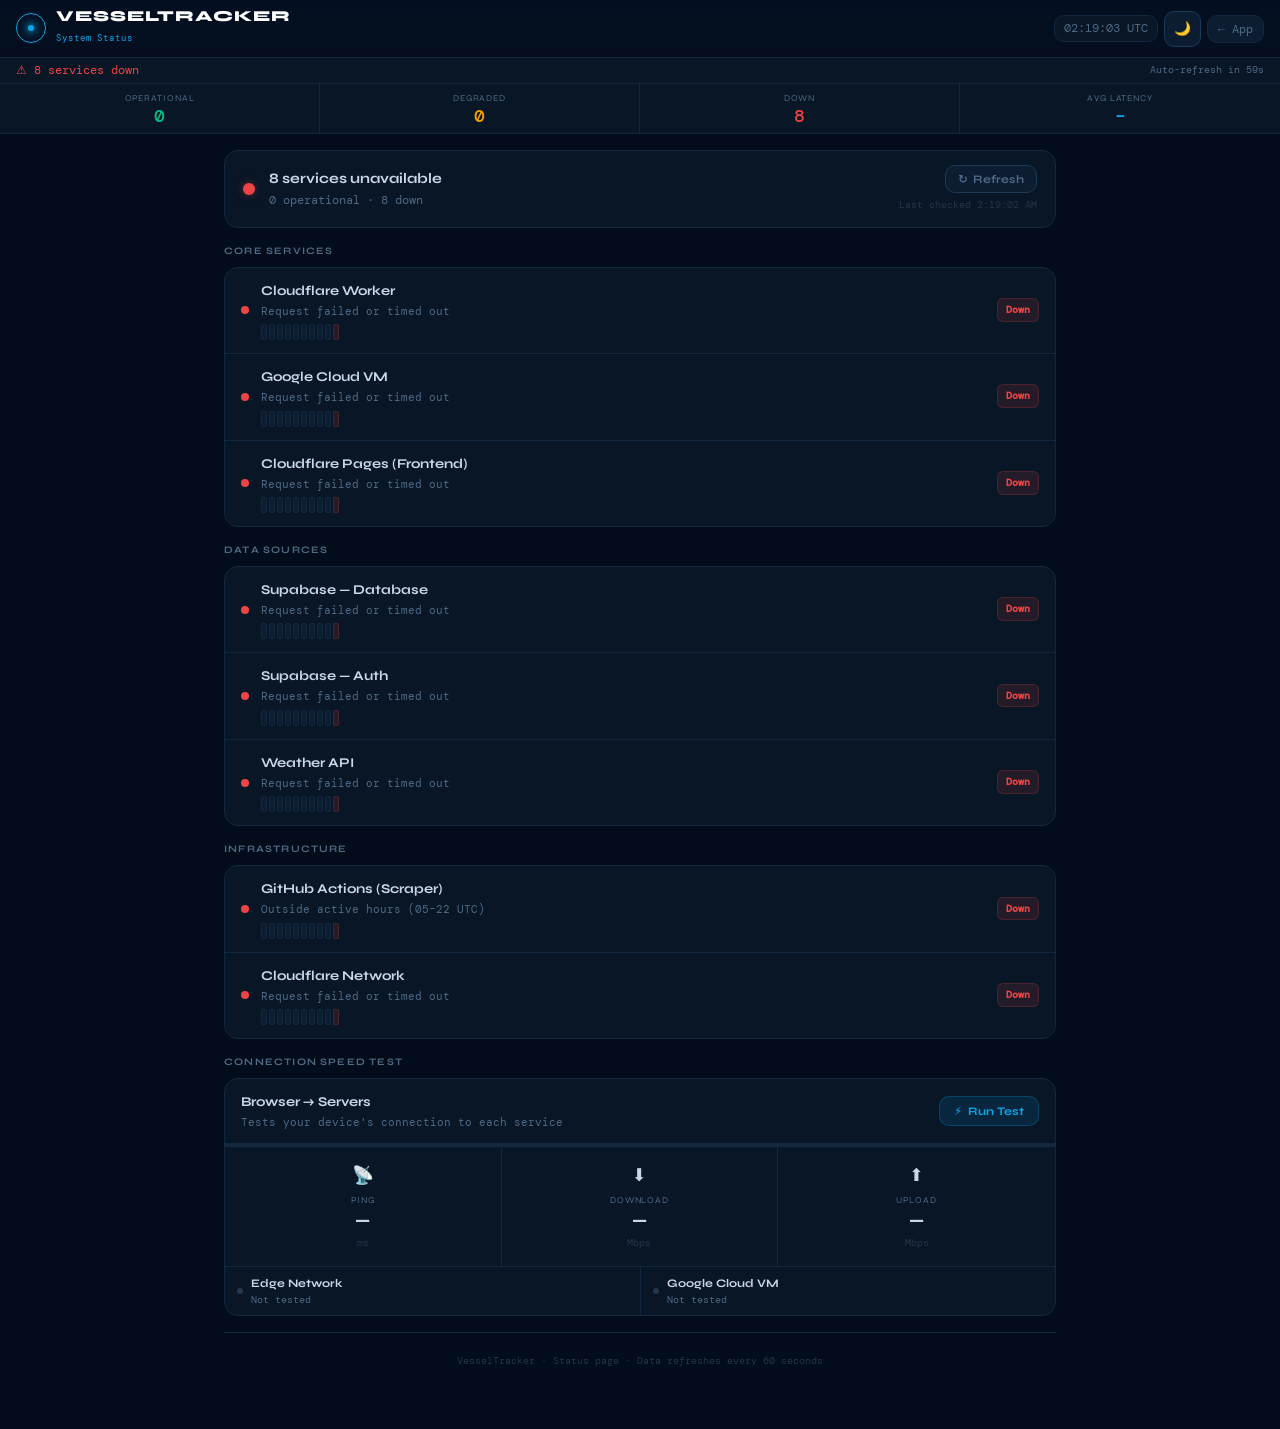
<file: status.html>
<!DOCTYPE html>
<html lang="en">
<head>
    <meta charset="UTF-8" />
    <title>VesselTracker — System Status</title>
    <meta name="viewport" content="width=device-width, initial-scale=1.0, viewport-fit=cover" />
    <meta name="theme-color" content="#020c1a" />
    <link rel="preconnect" href="https://fonts.googleapis.com">
    <link rel="preconnect" href="https://fonts.gstatic.com" crossorigin>
    <link href="https://fonts.googleapis.com/css2?family=Syne:wght@400;600;700;800&family=DM+Mono:wght@300;400;500&display=swap" rel="stylesheet">
    <style>
        :root {
            --bg-deep:#020c1a;--bg-base:#040e1e;--bg-card:#081626;--bg-elevated:#0c1d32;--bg-input:#091527;
            --border:#12283f;--border-soft:#1a3a58;
            --accent:#0ea5e9;--accent-dim:rgba(14,165,233,0.12);--accent-glow:rgba(14,165,233,0.35);
            --success:#10b981;--success-dim:rgba(16,185,129,0.12);
            --warning:#f59e0b;--warning-dim:rgba(245,158,11,0.12);
            --danger:#ef4444;--danger-dim:rgba(239,68,68,0.12);
            --purple:#8b5cf6;--teal:#14b8a6;
            --urgent:#f43f5e;--urgent-dim:rgba(244,63,94,0.15);
            --text-main:#c8d8e8;--text-soft:#4e6a84;--text-muted:#243648;
            --mono:'DM Mono',monospace;--sans:'Syne',system-ui,sans-serif;
            --radius:10px;--radius-lg:14px;--header-h:58px;
        }
        /* LIGHT THEME */
        [data-theme="light"] {
            --bg-deep:#f0f4f8;--bg-base:#f5f7fa;--bg-card:#ffffff;--bg-elevated:#edf1f7;--bg-input:#f8f9fb;
            --border:#d0dae6;--border-soft:#bcc8d6;
            --accent:#0284c7;--accent-dim:rgba(2,132,199,0.1);--accent-glow:rgba(2,132,199,0.25);
            --success:#059669;--success-dim:rgba(5,150,105,0.1);
            --warning:#d97706;--warning-dim:rgba(217,119,6,0.1);
            --danger:#dc2626;--danger-dim:rgba(220,38,38,0.1);
            --text-main:#1e293b;--text-soft:#64748b;--text-muted:#94a3b8;
        }
        [data-theme="light"] .app-header{background:linear-gradient(180deg,#e8eef5 0%,var(--bg-base) 100%);}
        [data-theme="light"] .brand-text h1{color:#1e293b;}
        *,*::before,*::after{box-sizing:border-box;margin:0;padding:0;}
        html{scroll-behavior:smooth;}
        body{font-family:var(--sans);background:var(--bg-deep);color:var(--text-main);min-height:100vh;line-height:1.5;}
        ::-webkit-scrollbar{width:4px;height:4px;}
        ::-webkit-scrollbar-track{background:transparent;}
        ::-webkit-scrollbar-thumb{background:var(--border-soft);border-radius:2px;}

        /* HEADER */
        .app-header{background:linear-gradient(180deg,#030f20 0%,var(--bg-base) 100%);border-bottom:1px solid var(--border);padding:0 max(16px,env(safe-area-inset-left));height:var(--header-h);display:flex;align-items:center;justify-content:space-between;position:sticky;top:0;z-index:300;backdrop-filter:blur(12px);}
        .header-brand{display:flex;align-items:center;gap:10px;}
        .radar-wrap{position:relative;width:30px;height:30px;flex-shrink:0;}
        .radar-core{width:30px;height:30px;border-radius:50%;background:radial-gradient(circle,rgba(14,165,233,0.2) 0%,transparent 70%);border:1px solid var(--accent);display:flex;align-items:center;justify-content:center;position:relative;z-index:2;}
        .radar-dot{width:6px;height:6px;border-radius:50%;background:var(--accent);box-shadow:0 0 6px var(--accent);}
        .radar-ring{position:absolute;top:50%;left:50%;transform:translate(-50%,-50%) scale(0.5);width:30px;height:30px;border-radius:50%;border:1px solid var(--accent);opacity:0;animation:radar-pulse 2.5s ease-out infinite;}
        .radar-ring:nth-child(2){animation-delay:.85s;}.radar-ring:nth-child(3){animation-delay:1.7s;}
        @keyframes radar-pulse{0%{transform:translate(-50%,-50%) scale(0.5);opacity:.8;}100%{transform:translate(-50%,-50%) scale(3.5);opacity:0;}}
        .brand-text h1{font-size:.95rem;font-weight:800;letter-spacing:.06em;color:#fff;line-height:1;}
        .brand-text span{font-family:var(--mono);font-size:.58rem;color:var(--accent);letter-spacing:.1em;}
        .header-right{display:flex;align-items:center;gap:6px;}
        .header-clock{font-family:var(--mono);font-size:.72rem;color:var(--text-soft);padding:4px 9px;border:1px solid var(--border);border-radius:var(--radius);background:var(--bg-card);}
        .icon-btn{background:var(--bg-elevated);border:1px solid var(--border-soft);color:var(--text-soft);padding:7px 9px;border-radius:var(--radius);cursor:pointer;font-size:.85rem;display:inline-flex;align-items:center;justify-content:center;transition:all .15s;min-width:36px;min-height:36px;font-family:var(--sans);font-weight:700;}
        .icon-btn:hover{background:var(--border-soft);color:var(--text-main);}

        /* BACK LINK */
        .back-btn{display:inline-flex;align-items:center;gap:6px;font-size:.75rem;color:var(--text-soft);text-decoration:none;font-family:var(--mono);padding:4px 10px;border:1px solid var(--border);border-radius:var(--radius);background:var(--bg-elevated);transition:all .15s;}
        .back-btn:hover{color:var(--text-main);border-color:var(--border-soft);}

        /* STATUS BAR */
        .status-bar{background:var(--bg-card);border-bottom:1px solid var(--border);padding:4px 16px;display:flex;align-items:center;justify-content:space-between;gap:8px;}
        .status-msg{font-size:.72rem;font-family:var(--mono);color:var(--text-soft);}
        .status-msg.ok{color:var(--success);}
        .status-msg.err{color:var(--danger);}
        .status-msg.checking{color:var(--warning);}

        /* KPI BAR */
        .kpi-bar{background:var(--bg-card);border-bottom:1px solid var(--border);display:grid;grid-template-columns:repeat(4,1fr);gap:0;width:100%;}
        .kpi-item{display:flex;flex-direction:column;align-items:center;justify-content:center;padding:8px 10px;border-right:1px solid var(--border);gap:1px;}
        .kpi-item:last-child{border-right:none;}
        .kpi-label{font-size:.56rem;text-transform:uppercase;letter-spacing:.1em;color:var(--text-soft);white-space:nowrap;}
        .kpi-value{font-family:var(--mono);font-size:1.15rem;font-weight:500;line-height:1;color:var(--text-main);}
        .kpi-value.green{color:var(--success);}
        .kpi-value.red{color:var(--danger);}
        .kpi-value.yellow{color:var(--warning);}
        .kpi-value.blue{color:var(--accent);}

        /* MAIN */
        .main-container{max-width:860px;margin:0 auto;padding:16px 14px 40px;}

        /* OVERALL BANNER */
        .overall-banner{background:var(--bg-card);border:1px solid var(--border);border-radius:var(--radius-lg);padding:14px 18px;margin-bottom:16px;display:flex;align-items:center;gap:14px;}
        .overall-dot{width:12px;height:12px;border-radius:50%;flex-shrink:0;}
        .overall-dot.ok{background:var(--success);box-shadow:0 0 8px rgba(16,185,129,.4);}
        .overall-dot.err{background:var(--danger);box-shadow:0 0 8px rgba(239,68,68,.4);}
        .overall-dot.checking{background:var(--warning);box-shadow:0 0 8px rgba(245,158,11,.4);animation:blink-dot 1s ease-in-out infinite;}
        @keyframes blink-dot{0%,100%{opacity:1;}50%{opacity:.3;}}
        .overall-title{font-size:.9rem;font-weight:700;color:var(--text-main);}
        .overall-sub{font-size:.72rem;font-family:var(--mono);color:var(--text-soft);margin-top:2px;}
        .overall-right{margin-left:auto;text-align:right;}
        .refresh-btn{font-family:var(--sans);font-size:.72rem;font-weight:700;background:var(--bg-elevated);color:var(--text-soft);border:1px solid var(--border-soft);border-radius:var(--radius);padding:6px 12px;cursor:pointer;transition:all .15s;display:inline-flex;align-items:center;gap:5px;}
        .refresh-btn:hover{background:var(--border-soft);color:var(--text-main);}
        .refresh-btn.spinning span{display:inline-block;animation:spin .6s linear infinite;}
        @keyframes spin{from{transform:rotate(0deg);}to{transform:rotate(360deg);}}
        .last-checked{font-size:.65rem;font-family:var(--mono);color:var(--text-muted);margin-top:4px;}

        /* SECTION */
        .section-label{font-size:.62rem;font-weight:700;text-transform:uppercase;letter-spacing:.12em;color:var(--text-soft);margin:0 0 8px;}

        /* SERVICE CARD */
        .services-card{background:var(--bg-card);border:1px solid var(--border);border-radius:var(--radius-lg);overflow:hidden;margin-bottom:16px;}
        .service-row{display:flex;align-items:center;gap:12px;padding:13px 16px;border-bottom:1px solid var(--border);transition:background .15s;}
        .service-row:last-child{border-bottom:none;}
        .service-row:hover{background:var(--bg-elevated);}
        .svc-dot{width:8px;height:8px;border-radius:50%;flex-shrink:0;}
        .svc-dot.ok{background:var(--success);}
        .svc-dot.err{background:var(--danger);}
        .svc-dot.checking{background:var(--warning);animation:blink-dot 1s ease-in-out infinite;}
        .svc-dot.unknown{background:var(--text-muted);}
        .svc-info{flex:1;min-width:0;}
        .svc-name{font-size:.84rem;font-weight:700;color:var(--text-main);}
        .svc-desc{font-size:.68rem;font-family:var(--mono);color:var(--text-soft);margin-top:2px;white-space:nowrap;overflow:hidden;text-overflow:ellipsis;}
        .svc-history{display:flex;gap:2px;margin-top:5px;}
        .hist-bar{width:6px;height:16px;border-radius:2px;flex-shrink:0;}
        .hist-bar.ok{background:var(--success-dim);border:1px solid rgba(16,185,129,.2);}
        .hist-bar.err{background:var(--danger-dim);border:1px solid rgba(239,68,68,.2);}
        .hist-bar.empty{background:var(--bg-elevated);border:1px solid var(--border);}
        .svc-right{text-align:right;flex-shrink:0;}
        .svc-badge{font-size:.65rem;font-weight:700;padding:3px 8px;border-radius:6px;display:inline-block;font-family:var(--mono);}
        .svc-badge.ok{background:var(--success-dim);color:var(--success);border:1px solid rgba(16,185,129,.2);}
        .svc-badge.err{background:var(--danger-dim);color:var(--danger);border:1px solid rgba(239,68,68,.2);}
        .svc-badge.checking{background:var(--warning-dim);color:var(--warning);border:1px solid rgba(245,158,11,.2);}
        .svc-badge.unknown{background:var(--bg-elevated);color:var(--text-soft);border:1px solid var(--border);}
        .svc-latency{font-size:.63rem;font-family:var(--mono);color:var(--text-muted);margin-top:3px;}

        /* SPEED TEST */
        .speed-card{background:var(--bg-card);border:1px solid var(--border);border-radius:var(--radius-lg);overflow:hidden;margin-bottom:16px;}
        .speed-header{display:flex;align-items:center;justify-content:space-between;padding:13px 16px;border-bottom:1px solid var(--border);}
        .speed-title{font-size:.84rem;font-weight:700;color:var(--text-main);}
        .speed-subtitle{font-size:.68rem;font-family:var(--mono);color:var(--text-soft);margin-top:2px;}
        .speed-run-btn{font-family:var(--sans);font-size:.72rem;font-weight:700;background:var(--accent-dim);color:var(--accent);border:1px solid rgba(14,165,233,.25);border-radius:var(--radius);padding:7px 14px;cursor:pointer;transition:all .15s;display:inline-flex;align-items:center;gap:6px;}
        .speed-run-btn:hover{background:rgba(14,165,233,.2);}
        .speed-run-btn:disabled{opacity:.5;cursor:not-allowed;}
        .speed-run-btn.running span{display:inline-block;animation:spin .6s linear infinite;}
        .speed-metrics{display:grid;grid-template-columns:repeat(3,1fr);gap:0;}
        .speed-metric{display:flex;flex-direction:column;align-items:center;justify-content:center;padding:16px 10px;border-right:1px solid var(--border);position:relative;}
        .speed-metric:last-child{border-right:none;}
        .speed-metric-icon{font-size:1.1rem;margin-bottom:4px;}
        .speed-metric-label{font-size:.56rem;text-transform:uppercase;letter-spacing:.1em;color:var(--text-soft);}
        .speed-metric-value{font-family:var(--mono);font-size:1.4rem;font-weight:500;color:var(--text-main);line-height:1.1;margin:3px 0 1px;}
        .speed-metric-unit{font-size:.6rem;font-family:var(--mono);color:var(--text-muted);}
        .speed-metric-value.good{color:var(--success);}
        .speed-metric-value.ok{color:var(--warning);}
        .speed-metric-value.bad{color:var(--danger);}
        .speed-progress{height:3px;background:var(--border);position:relative;overflow:hidden;}
        .speed-progress-bar{height:100%;width:0%;background:var(--accent);transition:width .3s ease;border-radius:2px;}
        .speed-progress-bar.done{background:var(--success);}
        .speed-targets{display:flex;gap:0;border-top:1px solid var(--border);}
        .speed-target{flex:1;padding:8px 12px;border-right:1px solid var(--border);display:flex;align-items:center;gap:8px;}
        .speed-target:last-child{border-right:none;}
        .speed-target-dot{width:6px;height:6px;border-radius:50%;background:var(--text-muted);flex-shrink:0;}
        .speed-target-dot.ok{background:var(--success);}
        .speed-target-dot.err{background:var(--danger);}
        .speed-target-dot.running{background:var(--warning);animation:blink-dot 1s ease-in-out infinite;}
        .speed-target-info{flex:1;min-width:0;}
        .speed-target-name{font-size:.72rem;font-weight:700;color:var(--text-main);}
        .speed-target-detail{font-size:.62rem;font-family:var(--mono);color:var(--text-soft);white-space:nowrap;overflow:hidden;text-overflow:ellipsis;}
        @media(max-width:640px){.speed-metrics{grid-template-columns:repeat(3,1fr);}.speed-metric-value{font-size:1.1rem;}}

        /* FOOTER */
        .page-footer{text-align:center;font-size:.65rem;font-family:var(--mono);color:var(--text-muted);padding:20px 0;border-top:1px solid var(--border);}

        @media(max-width:640px){
            .kpi-bar{grid-template-columns:repeat(2,1fr);}
            .kpi-item:nth-child(2){border-right:none;}
            .kpi-item:nth-child(3){border-right:1px solid var(--border);}
            .kpi-item:nth-child(3),.kpi-item:nth-child(4){border-top:1px solid var(--border);}
            .overall-banner{flex-wrap:wrap;}
            .overall-right{margin-left:0;width:100%;}
            .svc-desc{max-width:160px;}
            .header-clock{display:none;}
        }
    </style>
</head>
<body>

    <!-- HEADER -->
    <header class="app-header">
        <div class="header-brand">
            <div class="radar-wrap">
                <div class="radar-core">
                    <div class="radar-ring"></div>
                    <div class="radar-ring"></div>
                    <div class="radar-ring"></div>
                    <div class="radar-dot"></div>
                </div>
            </div>
            <div class="brand-text">
                <h1>VESSELTRACKER</h1>
                <span>System Status</span>
            </div>
        </div>
        <div class="header-right">
            <div class="header-clock" id="headerClock">--:--:-- UTC</div>
            <button class="icon-btn" id="themeToggle" onclick="toggleTheme()" title="Toggle theme">🌙</button>
            <a href="index.html" class="back-btn">← App</a>
        </div>
    </header>

    <!-- STATUS BAR -->
    <div class="status-bar">
        <span id="statusMsg" class="status-msg checking">Checking all services...</span>
        <span id="autoRefreshLabel" class="status-msg" style="font-size:.62rem;">Auto-refresh in <span id="countdown">60</span>s</span>
    </div>

    <!-- KPI BAR -->
    <div class="kpi-bar">
        <div class="kpi-item">
            <div class="kpi-label">Operational</div>
            <div class="kpi-value green" id="kpiOk">–</div>
        </div>
        <div class="kpi-item">
            <div class="kpi-label">Degraded</div>
            <div class="kpi-value yellow" id="kpiDeg">–</div>
        </div>
        <div class="kpi-item">
            <div class="kpi-label">Down</div>
            <div class="kpi-value red" id="kpiDown">–</div>
        </div>
        <div class="kpi-item">
            <div class="kpi-label">Avg Latency</div>
            <div class="kpi-value blue" id="kpiAvg">–</div>
        </div>
    </div>

    <!-- MAIN CONTENT -->
    <div class="main-container">

        <!-- OVERALL BANNER -->
        <div class="overall-banner">
            <div class="overall-dot checking" id="overallDot"></div>
            <div>
                <div class="overall-title" id="overallTitle">Checking all services...</div>
                <div class="overall-sub" id="overallSub">Please wait</div>
            </div>
            <div class="overall-right">
                <button class="refresh-btn" id="refreshBtn" onclick="runAllChecks()">
                    <span>↻</span> Refresh
                </button>
                <div class="last-checked" id="lastChecked"></div>
            </div>
        </div>

        <!-- CORE SERVICES -->
        <div class="section-label">Core Services</div>
        <div class="services-card" id="coreCard">
            <div class="service-row"><div class="svc-dot checking"></div><div class="svc-info"><div class="svc-name">Loading...</div></div></div>
        </div>

        <!-- DATA SOURCES -->
        <div class="section-label">Data Sources</div>
        <div class="services-card" id="dataCard">
            <div class="service-row"><div class="svc-dot checking"></div><div class="svc-info"><div class="svc-name">Loading...</div></div></div>
        </div>

        <!-- INFRASTRUCTURE -->
        <div class="section-label">Infrastructure</div>
        <div class="services-card" id="infraCard">
            <div class="service-row"><div class="svc-dot checking"></div><div class="svc-info"><div class="svc-name">Loading...</div></div></div>
        </div>

        <!-- SPEED TEST -->
        <div class="section-label">Connection Speed Test</div>
        <div class="speed-card">
            <div class="speed-header">
                <div>
                    <div class="speed-title">Browser → Servers</div>
                    <div class="speed-subtitle">Tests your device's connection to each service</div>
                </div>
                <button class="speed-run-btn" id="speedRunBtn" onclick="runSpeedTest()">
                    <span>⚡</span> Run Test
                </button>
            </div>
            <div class="speed-progress"><div class="speed-progress-bar" id="speedProgressBar"></div></div>
            <div class="speed-metrics">
                <div class="speed-metric">
                    <div class="speed-metric-icon">📡</div>
                    <div class="speed-metric-label">Ping</div>
                    <div class="speed-metric-value" id="stPing">—</div>
                    <div class="speed-metric-unit">ms</div>
                </div>
                <div class="speed-metric">
                    <div class="speed-metric-icon">⬇</div>
                    <div class="speed-metric-label">Download</div>
                    <div class="speed-metric-value" id="stDown">—</div>
                    <div class="speed-metric-unit">Mbps</div>
                </div>
                <div class="speed-metric">
                    <div class="speed-metric-icon">⬆</div>
                    <div class="speed-metric-label">Upload</div>
                    <div class="speed-metric-value" id="stUp">—</div>
                    <div class="speed-metric-unit">Mbps</div>
                </div>
            </div>
            <div class="speed-targets">
                <div class="speed-target">
                    <div class="speed-target-dot" id="stDotWorker"></div>
                    <div class="speed-target-info">
                        <div class="speed-target-name">Edge Network</div>
                        <div class="speed-target-detail" id="stDetailWorker">Not tested</div>
                    </div>
                </div>
                <div class="speed-target">
                    <div class="speed-target-dot" id="stDotGcloud"></div>
                    <div class="speed-target-info">
                        <div class="speed-target-name">Google Cloud VM</div>
                        <div class="speed-target-detail" id="stDetailGcloud">Not tested</div>
                    </div>
                </div>
            </div>
        </div>

        <div class="page-footer">VesselTracker · Status page · Data refreshes every 60 seconds</div>
    </div>

    <script>
        // ── THEME ──────────────────────────────────────────────────────────────
        function loadTheme() {
            let saved = 'dark';
            try { saved = localStorage.getItem('vt_theme') || 'dark'; } catch(_) {}
            applyTheme(saved);
        }
        function applyTheme(theme) {
            if (theme === 'light') {
                document.documentElement.setAttribute('data-theme', 'light');
                document.querySelector('meta[name="theme-color"]')?.setAttribute('content', '#f0f4f8');
            } else {
                document.documentElement.removeAttribute('data-theme');
                document.querySelector('meta[name="theme-color"]')?.setAttribute('content', '#020c1a');
            }
            const btn = document.getElementById('themeToggle');
            if (btn) btn.textContent = theme === 'light' ? '☀️' : '🌙';
        }
        function toggleTheme() {
            const current = document.documentElement.getAttribute('data-theme') === 'light' ? 'light' : 'dark';
            const next = current === 'dark' ? 'light' : 'dark';
            try { localStorage.setItem('vt_theme', next); } catch(_) {}
            applyTheme(next);
        }
        loadTheme();

        // ── CLOCK ─────────────────────────────────────────────────────────────
        function tickClock() {
            const el = document.getElementById('headerClock');
            if (!el) return;
            const now = new Date();
            const h = now.getUTCHours().toString().padStart(2,'0');
            const m = now.getUTCMinutes().toString().padStart(2,'0');
            const s = now.getUTCSeconds().toString().padStart(2,'0');
            el.textContent = `${h}:${m}:${s} UTC`;
        }
        setInterval(tickClock, 1000);
        tickClock();

        // ── SERVICE DEFINITIONS ───────────────────────────────────────────────
        const WORKER  = 'https://vesseltracker.asmahri1.workers.dev';
        const GCLOUD  = 'https://vessel-api.duckdns.org';
        const SUPABASE = 'https://rpzcphszvdgjsqnhwdhm.supabase.co';
        const SUPABASE_ANON = 'sb_publishable_DXgi3J0tJyM1azdSzGycFQ_l2hsut64';

        const SERVICES = [
            {
                id: 'worker', group: 'core', name: 'Cloudflare Worker',
                desc: 'Auth · routing · API gateway',
                check: async () => {
                    const t = Date.now();
                    const r = await fetch(`${WORKER}/ping`, { signal: AbortSignal.timeout(8000) });
                    const d = await r.json().catch(() => ({}));
                    const latency = Date.now() - t;
                    return { ok: r.ok && d.ok === true, latency, detail: d.ok ? 'Responding normally' : `HTTP ${r.status}` };
                }
            },
            {
                id: 'gcloud', group: 'core', name: 'Google Cloud VM',
                desc: 'Vessel scraping · SOF generation · DuckDNS',
                check: async () => {
                    const t = Date.now();
                    const r = await fetch(`${GCLOUD}/ping`, { signal: AbortSignal.timeout(12000) });
                    const d = await r.json().catch(() => ({}));
                    const latency = Date.now() - t;
                    return { ok: r.ok && d.ok === true, latency, detail: d.ok ? 'Responding normally' : 'Unreachable or starting' };
                }
            },
            {
               id: 'frontend', group: 'core', name: 'Cloudflare Pages (Frontend)',
               desc: 'App shell · static assets · Global CDN',
               check: async () => {
                      const t = Date.now();
        // Point this to your new production URL
                      await fetch('https://vesseltracker.pages.dev/', { signal: AbortSignal.timeout(8000), mode: 'no-cors' });
                      return { ok: true, latency: Date.now() - t, detail: 'Reachable via Edge' };
            }
            },
            {
                id: 'supabase_db', group: 'data', name: 'Supabase — Database',
                desc: 'Vessels · SOF drafts · port calls · owners',
                check: async () => {
                    const t = Date.now();
                    const r = await fetch(`${SUPABASE}/rest/v1/ports?select=name&limit=1`, {
                        headers: { 'apikey': SUPABASE_ANON, 'Authorization': `Bearer ${SUPABASE_ANON}` },
                        signal: AbortSignal.timeout(8000)
                    });
                    return { ok: r.ok, latency: Date.now() - t, detail: r.ok ? 'Responding normally' : `HTTP ${r.status}` };
                }
            },
            {
                id: 'supabase_auth', group: 'data', name: 'Supabase — Auth',
                desc: 'Login · session management · user profiles',
                check: async () => {
                    const t = Date.now();
                    const r = await fetch(`${SUPABASE}/auth/v1/settings`, {
                        headers: { 'apikey': SUPABASE_ANON },
                        signal: AbortSignal.timeout(8000)
                    });
                    return { ok: r.ok, latency: Date.now() - t, detail: r.ok ? 'Responding normally' : `HTTP ${r.status}` };
                }
            },
            {
                id: 'weather', group: 'data', name: 'Weather API',
                desc: 'Wind & wave data at vessel position',
                check: async () => {
                    const t = Date.now();
                    const r = await fetch(`${WORKER}/weather?lat=33.5&lon=-7.6`, { signal: AbortSignal.timeout(12000) });
                    const d = await r.json().catch(() => ({}));
                    const latency = Date.now() - t;
                    const ok = r.ok && (d.wind !== null || d.wave !== null);
                    return { ok, latency, detail: ok ? `Wind ${d.wind ?? '–'} kn / Wave ${d.wave ?? '–'} m` : 'No data returned' };
                }
            },
            {
                id: 'gh_actions', group: 'infra', name: 'GitHub Actions (Scraper)',
                desc: 'Scheduled AIS refresh · every 30min 05:00–22:00 UTC',
                check: async () => {
                    const h = new Date().getUTCHours();
                    const inWindow = h >= 5 && h < 22;
                    return { ok: inWindow, latency: null, detail: inWindow ? `Active window · next run ~:00 UTC` : `Outside active hours (05–22 UTC)`, noLatency: true };
                }
            },
            {
                id: 'cloudflare_net', group: 'infra', name: 'Cloudflare Network',
                desc: 'DDoS protection · tunnel · routing layer',
                check: async () => {
                    const t = Date.now();
                    await fetch('https://1.1.1.1/cdn-cgi/trace', { signal: AbortSignal.timeout(5000), mode: 'no-cors' });
                    return { ok: true, latency: Date.now() - t, detail: 'Reachable' };
                }
            },
        ];

        // ── STATE ─────────────────────────────────────────────────────────────
        const state = {};
        SERVICES.forEach(s => {
            state[s.id] = { status: 'checking', latency: null, detail: '', history: new Array(10).fill(null) };
        });

        // ── RENDER ────────────────────────────────────────────────────────────
        function buildRow(svc) {
            const s = state[svc.id];
            const badgeText = s.status === 'ok' ? 'Operational' : s.status === 'err' ? 'Down' : 'Checking';
            const hist = s.history.map(v => {
                if (v === null) return `<div class="hist-bar empty" title="No data"></div>`;
                return `<div class="hist-bar ${v ? 'ok' : 'err'}" title="${v ? 'OK' : 'Down'}"></div>`;
            }).join('');
            const latencyStr = (s.latency != null && !s.noLatency) ? `${s.latency}ms` : '';
            const detailStr = (s.status !== 'checking' && s.detail) ? s.detail : svc.desc;
            return `<div class="service-row">
                <div class="svc-dot ${s.status}"></div>
                <div class="svc-info">
                    <div class="svc-name">${svc.name}</div>
                    <div class="svc-desc">${detailStr}</div>
                    <div class="svc-history">${hist}</div>
                </div>
                <div class="svc-right">
                    <span class="svc-badge ${s.status}">${badgeText}</span>
                    <div class="svc-latency">${latencyStr}</div>
                </div>
            </div>`;
        }

        function renderCards() {
            const groups = { core: 'coreCard', data: 'dataCard', infra: 'infraCard' };
            for (const [group, id] of Object.entries(groups)) {
                const el = document.getElementById(id);
                if (el) el.innerHTML = SERVICES.filter(s => s.group === group).map(buildRow).join('');
            }

            const done = Object.values(state).filter(s => s.status !== 'checking');
            const okCount  = done.filter(s => s.status === 'ok').length;
            const errCount = done.filter(s => s.status === 'err').length;
            const latencies = done.filter(s => s.latency != null).map(s => s.latency);
            const avgMs = latencies.length ? Math.round(latencies.reduce((a,b)=>a+b,0)/latencies.length) : null;

            document.getElementById('kpiOk').textContent   = done.length ? okCount : '–';
            document.getElementById('kpiDeg').textContent  = '0';
            document.getElementById('kpiDown').textContent = done.length ? errCount : '–';
            document.getElementById('kpiAvg').textContent  = avgMs != null ? avgMs + 'ms' : '–';

            const allDone = done.length === SERVICES.length;
            const dot   = document.getElementById('overallDot');
            const title = document.getElementById('overallTitle');
            const sub   = document.getElementById('overallSub');
            const msg   = document.getElementById('statusMsg');

            if (!allDone) {
                dot.className = 'overall-dot checking';
                title.textContent = 'Checking all services...';
                sub.textContent = `${done.length} of ${SERVICES.length} checked`;
                msg.className = 'status-msg checking';
                msg.textContent = 'Checking...';
            } else if (errCount === 0) {
                dot.className = 'overall-dot ok';
                title.textContent = 'All systems operational';
                sub.textContent = `${okCount} services healthy · avg ${avgMs}ms response`;
                msg.className = 'status-msg ok';
                msg.textContent = '✓ All systems operational';
            } else {
                dot.className = 'overall-dot err';
                title.textContent = `${errCount} service${errCount > 1 ? 's' : ''} unavailable`;
                sub.textContent = `${okCount} operational · ${errCount} down`;
                msg.className = 'status-msg err';
                msg.textContent = `⚠ ${errCount} service${errCount > 1 ? 's' : ''} down`;
            }
        }

        // ── CHECK ONE SERVICE ─────────────────────────────────────────────────
        async function checkService(svc) {
            state[svc.id].status = 'checking';
            renderCards();
            try {
                const result = await svc.check();
                const prev = [...state[svc.id].history];
                prev.shift(); prev.push(result.ok);
                state[svc.id] = {
                    status: result.ok ? 'ok' : 'err',
                    latency: result.latency,
                    detail: result.detail || '',
                    noLatency: result.noLatency || false,
                    history: prev
                };
            } catch(e) {
                const prev = [...state[svc.id].history];
                prev.shift(); prev.push(false);
                state[svc.id] = { status: 'err', latency: null, detail: 'Request failed or timed out', history: prev };
            }
            renderCards();
        }

        // ── RUN ALL ───────────────────────────────────────────────────────────
        async function runAllChecks() {
            const btn = document.getElementById('refreshBtn');
            if (btn) { btn.classList.add('spinning'); btn.disabled = true; }
            await Promise.all(SERVICES.map(s => checkService(s)));
            if (btn) { btn.classList.remove('spinning'); btn.disabled = false; }
            const now = new Date();
            const lc = document.getElementById('lastChecked');
            if (lc) lc.textContent = `Last checked ${now.toLocaleTimeString()}`;
            resetCountdown();
        }

        // ── COUNTDOWN ─────────────────────────────────────────────────────────
        let _countdown = 60;
        let _countdownInterval = null;
        function resetCountdown() {
            _countdown = 60;
            clearInterval(_countdownInterval);
            _countdownInterval = setInterval(() => {
                _countdown--;
                const el = document.getElementById('countdown');
                if (el) el.textContent = _countdown;
                if (_countdown <= 0) { runAllChecks(); }
            }, 1000);
        }

        // ── SPEED TEST ────────────────────────────────────────────────────────
        const ST = {
            running: false,
            DOWNLOAD_BYTES: 500 * 1024,  // 500 KB payload via Cloudflare
            UPLOAD_BYTES:   200 * 1024,  // 200 KB upload
        };

        function stSetProgress(pct, done = false) {
            const bar = document.getElementById('speedProgressBar');
            if (bar) { bar.style.width = pct + '%'; if (done) bar.classList.add('done'); else bar.classList.remove('done'); }
        }

        function stSetMetric(id, value, unit) {
            const el = document.getElementById(id);
            if (!el) return;
            el.textContent = value === null ? '—' : value;
            el.className = 'speed-metric-value';
            if (value === null) return;
            const num = parseFloat(value);
            if (id === 'stPing') {
                el.classList.add(num < 80 ? 'good' : num < 200 ? 'ok' : 'bad');
            } else {
                el.classList.add(num >= 5 ? 'good' : num >= 1 ? 'ok' : 'bad');
            }
        }

        function stSetTarget(target, status, detail) {
            const dot = document.getElementById(`stDot${target}`);
            const det = document.getElementById(`stDetail${target}`);
            if (dot) dot.className = `speed-target-dot ${status}`;
            if (det) det.textContent = detail;
        }

        async function stPing(url) {
            const times = [];
            for (let i = 0; i < 4; i++) {
                try {
                    const t = Date.now();
                    await fetch(`${url}?_=${Date.now()}`, { method: 'HEAD', mode: 'no-cors', cache: 'no-store', signal: AbortSignal.timeout(5000) });
                    times.push(Date.now() - t);
                } catch { times.push(null); }
            }
            const valid = times.filter(t => t !== null);
            return valid.length ? Math.round(valid.reduce((a, b) => a + b, 0) / valid.length) : null;
        }

        async function stDownload(url) {
            // Fetch the Worker ping endpoint multiple times to approximate throughput
            // We use the Worker because it has CORS headers
            try {
                const SIZE_BYTES = ST.DOWNLOAD_BYTES;
                const t = Date.now();
                // Fire 4 parallel fetches to fill the pipe
                await Promise.all(Array.from({ length: 4 }, () =>
                    fetch(`${WORKER}/data/sanctions?_=${Math.random()}`, {
                        cache: 'no-store',
                        signal: AbortSignal.timeout(15000)
                    }).then(r => r.text())
                ));
                const elapsed = (Date.now() - t) / 1000;
                // Estimate: 4 responses * ~5KB each
                const bits = 4 * 5 * 1024 * 8;
                return Math.round((bits / elapsed / 1e6) * 100) / 100;
            } catch { return null; }
        }

        async function stDownloadReal() {
            // More accurate: fetch a real payload and measure bytes/time
            try {
                const t = Date.now();
                const r = await fetch(`https://speed.cloudflare.com/__down?bytes=${ST.DOWNLOAD_BYTES}`, {
                    cache: 'no-store',
                    signal: AbortSignal.timeout(20000)
                });
                const buf = await r.arrayBuffer();
                const elapsed = (Date.now() - t) / 1000;
                const mbps = ((buf.byteLength * 8) / elapsed / 1e6);
                return Math.round(mbps * 100) / 100;
            } catch { return null; }
        }

        async function stUploadReal() {
            try {
                const payload = new Uint8Array(ST.UPLOAD_BYTES);
                crypto.getRandomValues(payload);
                const t = Date.now();
                await fetch(`https://speed.cloudflare.com/__up`, {
                    method: 'POST',
                    body: payload,
                    cache: 'no-store',
                    signal: AbortSignal.timeout(20000)
                });
                const elapsed = (Date.now() - t) / 1000;
                const mbps = ((ST.UPLOAD_BYTES * 8) / elapsed / 1e6);
                return Math.round(mbps * 100) / 100;
            } catch { return null; }
        }

        async function runSpeedTest() {
            if (ST.running) return;
            ST.running = true;
            const btn = document.getElementById('speedRunBtn');
            if (btn) { btn.disabled = true; btn.classList.add('running'); btn.innerHTML = '<span>↻</span> Testing...'; }

            // Reset UI
            stSetMetric('stPing', null);
            stSetMetric('stDown', null);
            stSetMetric('stUp', null);
            stSetTarget('Worker', 'running', 'Testing ping...');
            stSetTarget('Gcloud', 'running', 'Testing ping...');
            stSetProgress(5);

            // 1. Ping both servers
            const [pingWorker, pingGcloud] = await Promise.all([
                stPing(WORKER + '/ping'),
                stPing(GCLOUD + '/ping')
            ]);
            stSetProgress(30);

            const bestPing = [pingWorker, pingGcloud].filter(Boolean);
            const avgPing = bestPing.length ? Math.round(bestPing.reduce((a,b)=>a+b,0)/bestPing.length) : null;
            stSetMetric('stPing', avgPing);

            stSetTarget('Worker', pingWorker ? 'ok' : 'err', pingWorker ? `${pingWorker}ms ping` : 'Unreachable');
            stSetTarget('Gcloud', pingGcloud ? 'ok' : 'err', pingGcloud ? `${pingGcloud}ms ping` : 'Unreachable');
            stSetProgress(50);

            // 2. Download test via Cloudflare speed endpoint
            const dlSpeed = await stDownloadReal();
            stSetMetric('stDown', dlSpeed !== null ? dlSpeed.toFixed(1) : null);
            stSetProgress(75);

            // 3. Upload test
            const ulSpeed = await stUploadReal();
            stSetMetric('stUp', ulSpeed !== null ? ulSpeed.toFixed(1) : null);
            stSetProgress(100, true);

            // Update target details with full results
            stSetTarget('Worker', pingWorker ? 'ok' : 'err',
                pingWorker ? `${pingWorker}ms · ${dlSpeed ? dlSpeed.toFixed(1)+' Mbps ↓' : 'dl failed'}` : 'Unreachable');
            stSetTarget('Gcloud', pingGcloud ? 'ok' : 'err',
                pingGcloud ? `${pingGcloud}ms ping` : 'Unreachable');

            ST.running = false;
            if (btn) { btn.disabled = false; btn.classList.remove('running'); btn.innerHTML = '<span>⚡</span> Run Again'; }
        }

        // ── INIT ──────────────────────────────────────────────────────────────
        renderCards();
        runAllChecks();
    </script>
</body>
</html>
</file>
